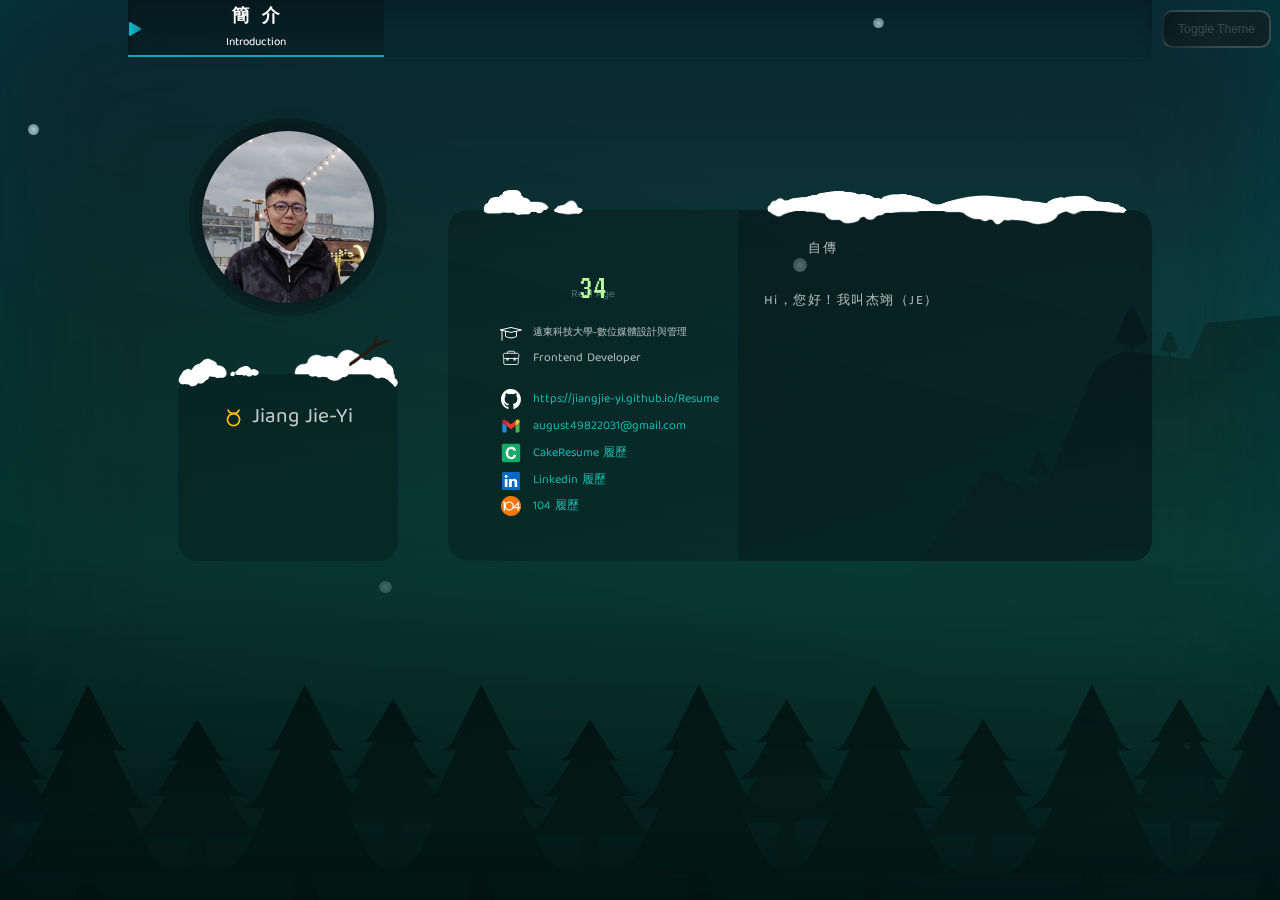
<file: index.html>
﻿<!DOCTYPE html>
<html lang="en">
  <head>
    <meta charset="UTF-8">
    <meta http-equiv="X-UA-Compatible" content="IE=edge">
    <meta name="viewport" content="width=device-width, initial-scale=1.0">
    <script src="https://ajax.googleapis.com/ajax/libs/jquery/3.7.1/jquery.min.js"></script>
    <link rel="stylesheet" href="./css/scss/Resume.css">
    <link rel="stylesheet" href="./css/scss/rwd.css">
    <title>Je - Resume</title>
  </head>
  <body>
    <button class="toggle_theme_btn lockObject" onclick="toggleTheme()" disabled>Toggle Theme</button>
    <div class="box">
      <div class="curriculum_vitae">
        <div class="directory">
          <svg id="triangleA" class="iconTriangle" version="1.1" xmlns="http://www.w3.org/2000/svg" xmlns:xlink="http://www.w3.org/1999/xlink" x="0px" y="0px" viewBox="0 0 16 16" style="enable-background:new 0 0 16 16;" xml:space="preserve">
            <linearGradient id="triangleAlinearGradient" gradientUnits="userSpaceOnUse" x1="1" y1="7.9861" x2="15" y2="7.9861">
              <stop offset="0" style="stop-color:#00E7FF"/>
              <stop offset="1" style="stop-color:#1DA8B7"/>
            </linearGradient>
            <path class="iconTrianglePath-1" d="M14.4,6.9L2.8,0.2C2.2-0.1,1.5,0.1,1.2,0.7C1.1,0.9,1,1.1,1,1.3v13.4c0,0.7,0.5,1.2,1.2,1.2 c0.2,0,0.4-0.1,0.6-0.2L14.4,9C15,8.7,15.2,8,14.8,7.4C14.7,7.2,14.6,7,14.4,6.9z"/>
          </svg>
          <button class="autobiography_button focusMenuButton">
            <div class="autobiography_ch_title_wrap">
              <p class="autobiography_ch_title">簡</p>
              <p class="autobiography_ch_title">介</p>
            </div>
            <p class="autobiography_en_title">Introduction</p>
          </button>
          <button class="expertise_button">
            <div class="expertise_ch_title_wrap">
              <p class="expertise_ch_title">技</p>
              <p class="expertise_ch_title">能</p>
            </div>
            <p class="expertise_en_title">Expertise Skill</p>
          </button>
          <button class="creation_button">
            <div class="creation_ch_title_wrap">
              <p class="creation_ch_title">作</p>
              <p class="creation_ch_title">品</p>
            </div>
            <p class="creation_en_title">Creation</p>
          </button>
          <button class="life_button">
            <div class="life_ch_title_wrap">
              <p class="life_ch_title">生</p>
              <p class="life_ch_title">活</p>
            </div>
            <p class="life_en_title">Life</p>
          </button>
        </div>
        <div class="page-1">
          <div class="avatar_wrap">
            <!-- <img class="avatar" src="https://imgur.com/smpRQ1O.jpg" alt=""> -->
            <img class="avatar" src="./image/personal_photo.png" alt="">
          </div>
          <div class="information_box">
            <div class="bg_snow_information">
              <img class="snow-1" src="./image/sonw1-82x38.png"/>
              <div class="snow-2_wrap">
                <img class="snow-2" src="./image/sonw2-104x38.png"/>
                <img class="branches-1" src="./image/branches1-42x32.png"/>
              </div>
            </div>
            <div class="name_wrap">
              <div class="id">
                <svg class="icon_taurus" version="1.1" xmlns="http://www.w3.org/2000/svg" xmlns:xlink="http://www.w3.org/1999/xlink" x="0px" y="0px" viewBox="0 0 24 24" style="enable-background:new 0 0 24 24;" xml:space="preserve">
                  <circle class="icon_taurus_circle-1" cx="12" cy="14.3" r="6.9"/>
                  <path class="icon_taurus_path-1" d="M18.5,2.8C17.6,5.5,15,7.4,12,7.4c-3,0-5.6-1.9-6.5-4.6"/>
                </svg>
                <p class="name_en">Jiang Jie-Yi</p>
              </div>
              <div class="insight" title="Specialty">
                <svg class="icon_insight" version="1.1" xmlns="http://www.w3.org/2000/svg" xmlns:xlink="http://www.w3.org/1999/xlink" x="0px" y="0px" viewBox="0 0 36 36" style="enable-background:new 0 0 36 36;" xml:space="preserve">
                    <path class="icon_insight_line_path-1" d="M22.1,22c0,2.2-1.8,4.1-4.1,4.1s-4.1-1.8-4.1-4.1s1.8-4.1,4.1-4.1S22.1,19.8,22.1,22z"/>
                    <path class="icon_insight_line_path-2" d="M5,22c0,0,4.9-8.9,13-8.9S31,22,31,22s-4.9,8.9-13,8.9S5,22,5,22z M18,27.7c3.1,0,5.7-2.5,5.7-5.7s-2.5-5.7-5.7-5.7
                      s-5.7,2.5-5.7,5.7S14.9,27.7,18,27.7z"/>
                  <g class="icon_insight_line_wrap">
                    <line class="icon_insight_line-1" x1="18" y1="6.4" x2="18" y2="9.3"/>
                    <line class="icon_insight_line-2" x1="7.2" y1="9.8" x2="8.9" y2="11.5"/>
                    <line class="icon_insight_line-3" x1="28.8" y1="9.8" x2="27.1" y2="11.5"/>
                  </g>
                </svg>
                <p class="txt_insight">Insight</p>
              </div>
            </div>
          </div>
          <div class="experience">
            <div class="company_wrap">
              <div class="company_row_line"></div>
              <div class="arrow ar-1"></div>
              <div class="company_colum_line cl-1"></div>
              <div class="arrow ar-2"></div>
              <div class="company_colum_line cl-2"></div>
              <div class="company-1">
                <div class="company_date-1_ct">
                  <p class="date">2019/09 - 至今</p>
                  <p class="accumulation">4年6個月 前端工程師</p>
                  <svg class="icon_pos_at_present com-1" version="1.1" xmlns="http://www.w3.org/2000/svg" xmlns:xlink="http://www.w3.org/1999/xlink" x="0px" y="0px" viewBox="0 0 24 24" style="enable-background:new 0 0 24 24;" xml:space="preserve">
                    <path class="icon_pos_at_present_path" d="M18.5,7.5c0,5.6-6.5,14.8-6.5,14.8S5.5,13.1,5.5,7.5c0-3.4,2.9-6.2,6.5-6.2S18.5,4.1,18.5,7.5z"/>
                    <circle class="icon_pos_at_present_circle" cx="12" cy="7.8" r="2.5"/>
                  </svg>
                  <div class="company_logo-1_wrap">
                    <a href="https://www.neithnet.com/zh/" target="_blank">
                      <div class="company_logo-1_triangle"></div>
                      <img class="company_logo-1" src="./image/company_neithnet.png" alt="">
                    </a>
                  </div>
                </div>
                <div class="project_course">
                  <p class="project_course_title">專案經歷</P>
                  <div class="project_course_ct">
                    <p>1、NEITHInsight <span>( 情資監控系統 )</span>－Web</p>
                    <p>2、So-net <span>( 憑證購買系統 )</span>－Web</p>
                    <p>3、SSL Certificate Reseller <span>( 憑證購買系統 )</span>－Web</p>
                    <p>4、艾捷科技 <span>( 憑證購買系統 )</span>－Web</p>
                    <p>5、NEITHAlert <span>( 雲端告警 後台管理系統 )</span>－Web</p>
                    <p>6、NEITHAlert <span>( 雲端告警系統 App )</span>－Android</p>
                    <p>7、NEITHNet Blog <span>( 官網部落格 )</span>－Web</p>
                    <p>8、NEITHDNS <span>( 網域名稱系統 )</span>－Web</p>
                    <p>9、Booster <span>( VPN App )</span>－Android</p>
                    <p>10、NEITHLink <span>( VPN App )</span>－Android</p>
                    <p>11、NEITHLink <span>( VPN 後台管理系統 )</span>－Web</p>
                  </div>
                </div>
              </div>
              <div class="company-2">
                <div class="company_date-2_ct">
                  <p class="date">2017/07 - 2019/09</p>
                  <p class="accumulation">2年3個月 前端工程師</p>
                  <svg class="icon_pos com-2" version="1.1" xmlns="http://www.w3.org/2000/svg" xmlns:xlink="http://www.w3.org/1999/xlink" x="0px" y="0px" viewBox="0 0 24 24" style="enable-background:new 0 0 24 24;" xml:space="preserve">
                    <path class="icon_pos_path" d="M18.5,7.5c0,5.6-6.5,14.8-6.5,14.8S5.5,13.1,5.5,7.5c0-3.4,2.9-6.2,6.5-6.2S18.5,4.1,18.5,7.5z"/>
                    <circle class="icon_pos_circle" cx="12" cy="7.8" r="2.5"/>
                  </svg>
                  <div class="company_logo-2_wrap">
                    <a href="https://cycareers.com.tw/" target="_blank">
                      <div class="company_logo-2_triangle"></div>
                      <img class="company_logo-2" src="./image/company_chungyo.png" alt="">
                    </a>
                  </div>
                </div>
                <div class="project_course">
                  <p class="project_course_title">專案經歷</P>
                  <div class="project_course_ct">
                    <p>1、PMIS <span>( 專案管理系統 )</span>－Web</p>
                    <p>2、Hackinfo <span>( 駭客平台 )</span>－Web</p>
                    <p>3、Reseller <span>( 憑證購買系統 )</span>－Web</p>
                  </div>
                </div>
              </div>
              <div class="company-3">
                <div class="company_date-3_ct">
                  <p class="date">2016/05 - 2017/06</p>
                  <p class="accumulation">1年2個月 2D美術</p>
                  <svg class="icon_pos com-3" version="1.1" xmlns="http://www.w3.org/2000/svg" xmlns:xlink="http://www.w3.org/1999/xlink" x="0px" y="0px" viewBox="0 0 24 24" style="enable-background:new 0 0 24 24;" xml:space="preserve">
                    <path class="icon_pos_path" d="M18.5,7.5c0,5.6-6.5,14.8-6.5,14.8S5.5,13.1,5.5,7.5c0-3.4,2.9-6.2,6.5-6.2S18.5,4.1,18.5,7.5z"/>
                    <circle class="icon_pos_circle" cx="12" cy="7.8" r="2.5"/>
                  </svg>
                  <div class="company_logo-3_wrap">
                    <a href="https://www.wanin.tw/" target="_blank">
                      <div class="company_logo-3_triangle"></div>
                      <div class="company_logo-3_img_wrap">
                        <img class="company_logo-3" src="./image/company_wanin.png">
                      </div>
                    </a>
                  </div>
                </div>
                <div class="project_course">
                  <p class="project_course_title">專案經歷</P>
                  <div class="project_course_ct">
                    <p>1、大亨富豪</P>
                    <p>－角色、場景、介面、Icon、Button、企劃</P>
                    <p>2、星城Online</P>
                    <p>－遊戲大廳美術介面</P>
                  </div>
                </div>
              </div>
            </div>
          </div>
          <div class="bg_snow_autobiography">
            <img class="snow-3" src="./image/sonw3-82x38.png">
            <img class="snow-4" src="./image/sonw4-360x36.png">
          </div>
          <div class="autobiography_text_wrap">
            <div class="information">
              <div class="information_ct">
                <p class="real_age_title" title="Real Age">Real Age</p>
                <p class="nominal_age_title" title="Nominal Age">Nominal Age</p>
                <div class="year_old">
                  <div class="year_old_33_34">
                    <p class="real_age real_age_font" title="Real Age">34</p>
                    <p class="nominal_age nominal_age_font" title="Nominal Age">33</p>
                  </div>
                </div>
                <!-- <div class="divider"></div> -->
                <svg class="icon_educational_qualifications" version="1.1" xmlns="http://www.w3.org/2000/svg" xmlns:xlink="http://www.w3.org/1999/xlink" x="0px" y="0px" viewBox="0 0 24 24" style="enable-background:new 0 0 24 24;" xml:space="preserve">
                  <path class="icon_educational_qualifications_path-1" d="M1.5,8.9L12,6.5l10.5,2.5L12,11.4L1.5,8.9z"/>
                  <path class="icon_educational_qualifications_path-2" d="M6.5,10.4v5c0,0,2.5,1.5,5.5,1.5s5.5-1.5,5.5-1.5v-5"/>
                  <path class="icon_educational_qualifications_path-3" d="M3,9.4v9.8"/>
                </svg>
                <P class="educational_qualifications_txt">遠東科技大學-數位媒體設計與管理</P>
                <svg class="icon_profession" version="1.1" xmlns="http://www.w3.org/2000/svg" xmlns:xlink="http://www.w3.org/1999/xlink" x="0px" y="0px" viewBox="0 0 24 24" style="enable-background:new 0 0 24 24;" xml:space="preserve">
                  <path class="icon_profession_path-1" d="M19.2,12.6H4.8c-1.1,0-2-0.9-2-2V8c0-0.9,0.7-1.7,1.7-1.7h15.2c0.9,0,1.7,0.7,1.7,1.7v2.6 C21.2,11.7,20.3,12.6,19.2,12.6z"/>
                  <path class="icon_profession_path-2" d="M20.7,12v6.3c0,0.8-0.7,1.5-1.6,1.5H4.9c-0.9,0-1.6-0.7-1.6-1.5V12"/>
                  <path class="icon_profession_path-3" d="M7.9,6.3V4.9c0-0.6,0.4-1,1-1h6.5c0.6,0,1,0.4,1,1v1.4"/>
                  <path class="icon_profession_path-4" d="M9.1,14.3v-1.9c0-0.4-0.3-0.7-0.8-0.7H7.4c-0.4,0-0.8,0.3-0.8,0.7v1.9C6.6,14.7,7,15,7.4,15h0.9 C8.7,15,9.1,14.7,9.1,14.3z"/>
                  <path class="icon_profession_path-5" d="M17.6,14.3v-1.9c0-0.4-0.3-0.7-0.8-0.7h-0.9c-0.4,0-0.8,0.3-0.8,0.7v1.9c0,0.4,0.3,0.7,0.8,0.7h0.9 C17.2,15,17.6,14.7,17.6,14.3z"/>
                </svg>
                <p class="profession_txt" title="Profession">Frontend Developer</p>
                <svg class="icon_github" version="1.1" xmlns="http://www.w3.org/2000/svg" xmlns:xlink="http://www.w3.org/1999/xlink" x="0px" y="0px" viewBox="0 0 24 24" style="enable-background:new 0 0 24 24;" xml:space="preserve">
                  <path class="icon_github_path-1" d="M12,0C5.4,0,0,5.5,0,12.3c0,5.4,3.4,10,8.2,11.7C8.8,24.1,9,23.7,9,23.4c0-0.3,0-1.1,0-2.1
                    c-3.3,0.7-4-1.7-4-1.7c-0.5-1.4-1.3-1.8-1.3-1.8c-1.1-0.8,0.1-0.8,0.1-0.8c1.2,0.1,1.8,1.3,1.8,1.3c1.1,1.9,2.8,1.3,3.5,1
                    c0.1-0.8,0.4-1.3,0.8-1.6c-2.7-0.3-5.5-1.4-5.5-6.1c0-1.3,0.5-2.4,1.2-3.3C5.4,8,5,6.8,5.7,5.1c0,0,1-0.3,3.3,1.3c1-0.3,2-0.4,3-0.4
                    c1,0,2,0.1,3,0.4c2.3-1.6,3.3-1.3,3.3-1.3c0.7,1.7,0.2,2.9,0.1,3.3c0.8,0.9,1.2,2,1.2,3.3c0,4.7-2.8,5.8-5.5,6.1
                    c0.4,0.4,0.8,1.1,0.8,2.3c0,1.6,0,3,0,3.4c0,0.3,0.2,0.7,0.8,0.6c4.8-1.6,8.2-6.2,8.2-11.7C24,5.5,18.6,0,12,0z"/>
                </svg>
                <a class="mail_txt" title="Mail" href="mailto:august49822031@gmail.com?subject = Feedback&body = Message">august49822031@gmail.com</a>
                <svg class="icon_cakeresume" version="1.1" xmlns="http://www.w3.org/2000/svg" xmlns:xlink="http://www.w3.org/1999/xlink" x="0px" y="0px" viewBox="0 0 24 24" style="enable-background:new 0 0 24 24;" xml:space="preserve">
                  <path class="icon_cakeresume_path-1" d="M20,22H4c-1.1,0-2-0.9-2-2V4c0-1.1,0.9-2,2-2h16c1.1,0,2,0.9,2,2v16C22,21.1,21.1,22,20,22z"/>
                  <path class="icon_cakeresume_path-2" d="M15.2,13.7l2.6,0.8c-0.4,1.4-1.1,2.5-2,3.2c-0.9,0.7-2.1,1-3.5,1c-1.8,0-3.2-0.6-4.3-1.8
                    c-1.1-1.2-1.7-2.8-1.7-4.8c0-2.2,0.6-3.8,1.7-5s2.6-1.8,4.5-1.8c1.6,0,2.9,0.5,3.9,1.4C17,7.2,17.4,8,17.7,9.1l-2.6,0.6
                    c-0.2-0.7-0.5-1.2-1-1.6c-0.5-0.4-1.1-0.6-1.8-0.6c-1,0-1.8,0.3-2.4,1C9.3,9.3,9,10.4,9,11.9c0,1.6,0.3,2.8,0.9,3.5
                    c0.6,0.7,1.4,1,2.3,1c0.7,0,1.3-0.2,1.8-0.7S14.9,14.7,15.2,13.7z"/>
                </svg>
                <a class="github_txt" title="GitHub" href="https://jiangjie-yi.github.io/Resume" target="_blank">https://jiangjie-yi.github.io/Resume</a>
                <svg class="icon_mail" version="1.1" xmlns="http://www.w3.org/2000/svg" xmlns:xlink="http://www.w3.org/1999/xlink" x="0px" y="0px" viewBox="0 0 24 24" style="enable-background:new 0 0 24 24;" xml:space="preserve">
                  <path class="icon_mail_path-1" d="M23.5,7.7l-2.7,1.5L18,11.8v8.9h3.8c0.9,0,1.6-0.7,1.6-1.6V7.7z"/>
                  <path class="icon_mail_path-2" d="M0.5,7.7l2,0.9L6,11.8v8.9H2.1c-0.9,0-1.6-0.7-1.6-1.6V7.7z"/>
                  <polygon class="icon_mail_polygon-1" points="18,5 12,9.5 6,5 5.4,8.2 6,11.8 12,16.4 18,11.8 18.6,8.2"/>
                  <path class="icon_mail_path-3" d="M0.5,5.6v2.1L6,11.8V5L4.3,3.7C3.9,3.4,3.4,3.2,2.8,3.2l0,0C1.5,3.2,0.5,4.3,0.5,5.6z"/>
                  <path class="icon_mail_path-4" d="M23.5,5.6v2.1L18,11.8V5l1.7-1.3c0.4-0.3,0.9-0.5,1.4-0.5l0,0C22.5,3.2,23.5,4.3,23.5,5.6z"/>
                </svg>
                <a class="cakeresume_txt" title="Cakeresume" href="https://www.cakeresume.com/s--IhD7_0bk10LB30KHBq2LpA--/jie-yi-jiang" target="_blank">CakeResume 履歷</a>
                <svg class="icon_linkedin" version="1.1" xmlns="http://www.w3.org/2000/svg" xmlns:xlink="http://www.w3.org/1999/xlink" x="0px" y="0px" viewBox="0 0 24 24" style="enable-background:new 0 0 24 24;" xml:space="preserve">
                  <rect class="icon_linkedin_path-1" x="2.5" y="2.7" width="19" height="19"/>
                  <path class="icon_linkedin_path-2" d="M22.3,0H1.8C0.8,0,0,0.8,0,1.7v20.6C0,23.2,0.8,24,1.8,24h20.4c1,0,1.8-0.8,1.8-1.7V1.7C24,0.8,23.2,0,22.3,0z
                    M7.3,20.1H3.7V9.3h3.6V20.1z M5.5,7.8L5.5,7.8c-1.2,0-2-0.8-2-1.9S4.3,4,5.5,4s2,0.8,2,1.9C7.5,6.9,6.8,7.8,5.5,7.8z M20.4,20.1
                    L20.4,20.1h-3.6v-5.8c0-1.5-0.5-2.5-1.8-2.5c-1,0-1.6,0.7-1.8,1.3c-0.1,0.2-0.1,0.6-0.1,0.9v6.1H9.3c0,0,0-9.8,0-10.8H13v1.5
                    C13.5,10,14.3,9,16.2,9c2.4,0,4.1,1.5,4.1,4.9v6.2H20.4z"/>
                </svg>
                <a class="linkedin_txt" title="Linkedin" href="https://www.linkedin.com/in/jie-yi-jiang-9469aa148/" target="_blank">Linkedin 履歷</a>
                <svg class="icon_labor_bank" version="1.1" xmlns="http://www.w3.org/2000/svg" xmlns:xlink="http://www.w3.org/1999/xlink" x="0px" y="0px" viewBox="0 0 24 24" style="enable-background:new 0 0 24 24;" xml:space="preserve">
                  <path class="icon_labor_bank_path-1" d="M12,24L12,24C5.4,24,0,18.6,0,12v0C0,5.4,5.4,0,12,0h0c6.6,0,12,5.4,12,12v0C24,18.6,18.6,24,12,24z"/>
                  <path class="icon_labor_bank_path-2" d="M21.4,13.3V6.6l-6.1,6.3c0-0.3,0.1-0.6,0.1-0.8c0-0.7-0.1-1.4-0.4-2.1c-0.3-0.7-0.7-1.3-1.2-1.8
                    c-0.5-0.5-1.1-0.9-1.8-1.2c-0.7-0.3-1.4-0.4-2.1-0.4S8.5,6.7,7.8,6.9S6.5,7.6,6,8.1C5.5,8.6,5.1,9.2,4.9,9.8V6.6H3.3L1.8,7.3v0.9
                    h1.5l0,9.3h1.6v-3.3c0.3,0.6,0.7,1.2,1.1,1.7c0.5,0.5,1.1,0.9,1.8,1.2c0.7,0.3,1.4,0.4,2.1,0.4s1.4-0.1,2.1-0.4
                    c0.7-0.3,1.3-0.7,1.8-1.2c0.4-0.4,0.7-0.8,0.9-1.3h5.2v2.9h1.5v-2.9h1.7v-1.3H21.4z M9.9,16.1c-1.1,0-2.1-0.4-2.9-1.2
                    c-0.8-0.8-1.2-1.8-1.2-2.9c0-1.1,0.4-2.1,1.2-2.9c0.8-0.8,1.8-1.2,2.9-1.2s2.1,0.4,2.9,1.2C13.6,9.9,14,10.9,14,12
                    c0,1.1-0.4,2.1-1.2,2.9C12,15.7,11,16.1,9.9,16.1z M19.9,13.3h-3.3l3.3-3.4V13.3z"/>
                </svg>
                <a class="labor_bank_txt" title="104" href="https://pda.104.com.tw/profile/preview?vno=75e7fb5ap" target="_blank">104 履歷</a>
              </div>
            </div>
            <div class="autobiography">
              <div class="autobiography_text_title">
                <svg class="icon_dialogue" version="1.1" xmlns="http://www.w3.org/2000/svg" xmlns:xlink="http://www.w3.org/1999/xlink" x="0px" y="0px" viewBox="0 0 48 48" style="enable-background:new 0 0 48 48;" xml:space="preserve">
                  <path class="icon_dialogue_path-1" d="M11.8,22.2h9c3,0,5.4,2.4,5.4,5.4v2.2c0,3-2.4,5.4-5.4,5.4h-5.3l-3.6,3.6c-0.7,0.7-1.3,0.4-1.3-0.5v-3.2 c-2.4-0.5-4.2-2.7-4.2-5.3v-2.2C6.4,24.6,8.8,22.2,11.8,22.2z"/>
                  <g class="icon_dialogue_path_wrap">
                    <path class="icon_dialogue_path-2" d="M33.5,8.8H21.9c-4.5,0-8.1,3.6-8.1,8.1v3.4c0,4.5,3.6,8.1,8.1,8.1h6l5.4,5.4c1,1,1.9,0.7,1.9-0.8v-4.8 c3.6-0.8,6.4-4,6.4-7.9v-3.4C41.6,12.4,37.9,8.8,33.5,8.8z"/>
                    <path class="icon_dialogue_path-3" d="M18.2,18.7c0,1.1,0.9,2,2,2c1.1,0,2-0.9,2-2c0-1.1-0.9-2-2-2C19.1,16.7,18.2,17.6,18.2,18.7z"/>
                    <path class="icon_dialogue_path-3" d="M25.3,18.7c0,1.1,0.9,2,2,2c1.1,0,2-0.9,2-2c0-1.1-0.9-2-2-2C26.2,16.7,25.3,17.6,25.3,18.7z"/>
                    <path class="icon_dialogue_path-3" d="M32.4,18.7c0,1.1,0.9,2,2,2c1.1,0,2-0.9,2-2c0-1.1-0.9-2-2-2C33.3,16.7,32.4,17.6,32.4,18.7z"/>
                  </g>
                </svg>
                <p class="autobiography_title">自傳</p>
              </div>
              <p class="autobiography_text-1 autoText">Hi，您好！我叫杰翊<span class="symbol">（</span>JE<span class="symbol">）</span></p>
              <p class="autobiography_text-2 autoText">現職資安公司擔任前端工程師，主要執行產品前端開發，執行部門內部美術各種出圖及 Web／Android 前端Layout，也擅長前端動畫生成，對3D略懂。在台中工作經驗積累8年9個月，系統開發前端6年8個月、遊戲製作2D美術1年2個月、機台包裝平面設計11個月；工作性格較沉穩內斂，想法上較新穎且願意配合上司想法，對學習懷抱熱誠，喜好嘗試新事物，做事範疇較有彈性、涵蓋廣泛，想挑戰做出較有市場價值及前瞻性的產品。</p>
            </div>
          </div>
        </div>
        <div class="page-2">
          <div class="circle_bg"></div>
          <div class="line_stroke_center"></div>
          <div class="line_stroke_left_A">
            <div class="line_stroke_left_A-1"></div>
            <div class="line_stroke_left_A-2"></div>
          </div>
          <div class="line_stroke_left_B">
            <div class="line_stroke_left_B-1"></div>
            <div class="line_stroke_left_B-2"></div>
          </div>
          <div class="line_stroke_right_A">
            <div class="line_stroke_right_A-1"></div>
            <div class="line_stroke_right_A-2"></div>
          </div>
          <div class="line_stroke_right_B">
            <div class="line_stroke_right_B-1"></div>
            <div class="line_stroke_right_B-2"></div>
          </div>
          <div class="front-end_wrap">
            <div class="expertiseCtCodeTitleWrap">
              <svg class="icon_codeing" version="1.1" xmlns="http://www.w3.org/2000/svg" xmlns:xlink="http://www.w3.org/1999/xlink" x="0px" y="0px" viewBox="0 0 24 24" style="enable-background:new 0 0 24 24;" xml:space="preserve">
                <path d="M8,16L8,16c0.3-0.4,0.3-1.1-0.2-1.4L4.6,12l3.2-2.6C8.3,9.1,8.3,8.4,8,8l0,0C7.7,7.6,7,7.5,6.6,7.8l-4.2,3.4
                         c-0.4,0.3-0.5,1-0.2,1.4c0,0.1,0.1,0.1,0.2,0.2l4.2,3.4C7,16.5,7.7,16.4,8,16z M16,8L16,8c-0.3,0.4-0.3,1.1,0.2,1.4l3.2,2.6
                         l-3.2,2.6c-0.4,0.3-0.5,1-0.2,1.4v0c0.3,0.4,1,0.5,1.4,0.2l4.2-3.4c0.4-0.3,0.5-1,0.2-1.4c0-0.1-0.1-0.1-0.2-0.2l-4.2-3.4
                         C17,7.5,16.3,7.6,16,8z M14.8,4.2l-3.6,16c-0.1,0.5-0.7,0.9-1.2,0.8l0,0c-0.5-0.1-0.9-0.7-0.8-1.2l3.6-16C12.9,3.2,13.5,2.9,14,3
                         l0,0C14.5,3.1,14.9,3.7,14.8,4.2z"/>
              </svg>
              <p class="expertiseCtCodeTitle">Front-End Engineering</p>
            </div>
            <div class="front-end_graph_di graphWrap">
              <div class="circleFrameWrap">
                <div class="circleFrame" title="HTML">
                  <div class="iconMask"></div>
                  <div class="icon_html_wrap ciAni">
                    <svg class="icon_html" version="1.1" xmlns="http://www.w3.org/2000/svg" xmlns:xlink="http://www.w3.org/1999/xlink" x="0px" y="0px" viewBox="0 0 40 40" style="enable-background:new 0 0 40 40;" xml:space="preserve">
                      <g>
                        <polygon class="icon_html_polygon" points="16.6,5.6 18.4,5.6 18.4,2 20,2 20,0.3 15.1,0.3 15.1,2 16.6,2"/>
                        <polygon class="icon_html_polygon" points="22.5,3 23.7,4.9 23.8,4.9 25,3 25,5.6 26.8,5.6 26.8,0.3 24.9,0.3 23.8,2.1 22.6,0.3 20.8,0.3 20.8,5.6 22.5,5.6"/>
                        <polygon class="icon_html_polygon" points="31.9,5.6 31.9,3.8 29.4,3.8 29.4,0.3 27.6,0.3 27.6,5.6"/>
                        <path class="icon_html_path" d="M6.5,7.9l2.5,28.6l11.4,3.2L32,36.5l2.5-28.6H6.5z M29.5,17.2h-8.9h-5.2l0.3,3.8h4.9h8.6l-1,11.3l-7.6,2.1l0,0L13,32.3 l-0.5-5.9h3.7l0.3,3.1l4.1,1.1h0l4.1-1.1l0.4-4.8h-4.5h-8.2l-1-11.2h9.2h9.2L29.5,17.2z"/>
                        <polygon class="icon_html_polygon" points="10.9,3.8 12.5,3.8 12.5,5.6 14.3,5.6 14.3,0.3 12.5,0.3 12.5,2 10.9,2 10.9,0.3 9.1,0.3 9.1,5.6 10.9,5.6"/>
                      </g>
                    </svg>
                  </div>
                  <div class="icon_html_box"></div>
                </div>
                <p>HTML</p>
              </div>
              <div class="circleFrameWrap">
                <div class="circleFrame" title="CSS">
                  <div class="iconMask"></div>
                  <svg class="icon_css ciAni" version="1.1" xmlns="http://www.w3.org/2000/svg" xmlns:xlink="http://www.w3.org/1999/xlink" x="0px" y="0px" viewBox="0 0 40 40" style="enable-background:new 0 0 40 40;" xml:space="preserve">
                    <path d="M35,6.4l-4.5,22.6l-13.6,4.5L5,29.1L6.2,23h5l-0.5,2.5l7.2,2.7l8.3-2.7l1.1-5.8H6.8l1-5h20.5l0.6-3.2H8.5l1-5 C9.5,6.4,35,6.4,35,6.4z"/>
                  </svg>
                  <div class="icon_css_box"></div>
                </div>
                <p>CSS</p>
              </div>
              <div class="circleFrameWrap">
                <div class="circleFrame" title="JQuery">
                  <div class="iconMask"></div>
                  <svg class="icon_jquery ciAni" version="1.1" xmlns="http://www.w3.org/2000/svg" xmlns:xlink="http://www.w3.org/1999/xlink" x="0px" y="0px" viewBox="0 0 40 40" style="enable-background:new 0 0 40 40;" xml:space="preserve">
                    <path d="M7.8,12.8c-2.5,3.6-2.2,8.2-0.3,12c0,0.1,0.1,0.2,0.1,0.3c0,0.1,0.1,0.1,0.1,0.2c0,0,0,0.1,0.1,0.1c0,0.1,0.1,0.1,0.1,0.2
                            l0.2,0.3c0,0.1,0.1,0.1,0.1,0.2c0.1,0.1,0.1,0.2,0.2,0.3c0,0,0.1,0.1,0.1,0.1c0.1,0.2,0.2,0.4,0.4,0.5c0.1,0.1,0.2,0.2,0.3,0.4
                            c0,0,0.1,0.1,0.1,0.1l0.3,0.3c0,0,0.1,0.1,0.1,0.1c0.1,0.1,0.2,0.3,0.4,0.4c0,0,0,0,0,0c0.1,0.2,0.3,0.4,0.5,0.5
                            c0.1,0.1,0.2,0.2,0.3,0.3l0.1,0.1c0.1,0.1,0.3,0.2,0.4,0.4c0,0,0,0,0,0l0.1,0.1c0.1,0.1,0.2,0.2,0.4,0.3l0.1,0.1
                            c0.1,0.1,0.2,0.2,0.3,0.2l0.2,0.1c0.1,0.1,0.2,0.2,0.3,0.2c0,0,0.1,0.1,0.1,0.1l0,0l0.3,0.2l0.1,0.1c0.2,0.1,0.3,0.2,0.5,0.3
                            c0,0,0.1,0.1,0.1,0.1c0.1,0.1,0.3,0.1,0.4,0.2c0.1,0,0.1,0.1,0.2,0.1c0.1,0,0.2,0.1,0.3,0.1c0,0,0,0,0.1,0c0,0,0.1,0,0.1,0.1
                            c0.1,0.1,0.3,0.1,0.4,0.2c0,0,0.1,0,0.1,0c0.2,0.1,0.3,0.1,0.5,0.2c0,0,0.1,0,0.1,0c0.2,0.1,0.3,0.1,0.5,0.2l0.1,0
                            c0.2,0.1,0.4,0.1,0.5,0.2c0,0,0.1,0,0.1,0c0.2,0.1,0.4,0.1,0.6,0.2c12,2.2,15.5-7.2,15.5-7.2c-2.9,3.8-8.1,4.8-13,3.7
                            c-0.2,0-0.4-0.1-0.5-0.2c-0.2-0.1-0.4-0.1-0.7-0.2l-0.1,0c-0.2-0.1-0.3-0.1-0.5-0.2c0,0-0.1,0-0.1,0c-0.2-0.1-0.3-0.1-0.5-0.2
                            c0,0-0.1,0-0.1,0c-0.1-0.1-0.3-0.1-0.4-0.2c0,0-0.1,0-0.1-0.1c-0.1-0.1-0.2-0.1-0.3-0.2c-0.1,0-0.1-0.1-0.2-0.1
                            c-0.1-0.1-0.3-0.1-0.4-0.2c0,0-0.1-0.1-0.1-0.1c-0.2-0.1-0.3-0.2-0.5-0.3c0,0-0.1-0.1-0.1-0.1c-0.1-0.1-0.2-0.2-0.4-0.2
                            c0,0-0.1-0.1-0.1-0.1c-0.1-0.1-0.2-0.2-0.3-0.2c0,0-0.1-0.1-0.2-0.1c-0.1-0.1-0.2-0.2-0.3-0.2l-0.1-0.1c-0.1-0.1-0.3-0.2-0.4-0.3
                            c0,0,0,0,0,0l-0.4-0.4l-0.1-0.1c-0.1-0.1-0.2-0.2-0.3-0.3l-0.1-0.1c-0.1-0.1-0.2-0.2-0.4-0.4l0,0c-0.1-0.1-0.2-0.3-0.4-0.4
                            c0,0-0.1-0.1-0.1-0.1L11.6,24c-0.1-0.2-0.3-0.3-0.4-0.5c-2.7-3.7-3.7-8.9-1.5-13.1 M15.5,9.8c-1.8,2.6-1.7,6-0.3,8.8
                            c0.2,0.5,0.5,0.9,0.8,1.3c0.3,0.4,0.6,0.8,0.9,1.2c0.1,0.1,0.3,0.3,0.4,0.4l0.1,0.1c0.1,0.1,0.3,0.3,0.4,0.4l0,0
                            c0.2,0.1,0.3,0.3,0.5,0.4c0,0,0.1,0.1,0.1,0.1c0.2,0.1,0.3,0.2,0.5,0.4l0,0c0.1,0.1,0.1,0.1,0.2,0.2c0,0,0.1,0,0.1,0.1
                            c0.1,0.1,0.2,0.2,0.4,0.2c0,0,0,0,0.1,0c0.1,0.1,0.2,0.1,0.3,0.2c0,0,0.1,0,0.1,0.1c0.1,0,0.2,0.1,0.2,0.1l0,0
                            c0.2,0.1,0.3,0.1,0.5,0.2c0,0,0.1,0,0.1,0c0.1,0.1,0.3,0.1,0.4,0.2c0.1,0,0.1,0,0.2,0.1c0.1,0,0.2,0.1,0.4,0.1l0.2,0.1
                            c0.2,0.1,0.3,0.1,0.5,0.2c9.3,1.5,11.4-5.6,11.4-5.6c-1.9,2.8-5.7,4.1-9.6,3.1c-0.2,0-0.4-0.1-0.5-0.2c-0.1,0-0.1,0-0.2,0
                            c-0.1,0-0.2-0.1-0.4-0.1l-0.2-0.1c-0.1-0.1-0.3-0.1-0.4-0.2c0,0-0.1,0-0.1,0c-0.2-0.1-0.3-0.1-0.5-0.2l-0.2-0.1L21.8,21
                            c-0.1-0.1-0.2-0.1-0.3-0.2c0,0,0,0-0.1,0c-0.1-0.1-0.3-0.2-0.4-0.2c0,0-0.1,0-0.1-0.1l-0.2-0.2c-0.2-0.1-0.3-0.2-0.5-0.4
                            c0,0-0.1-0.1-0.1-0.1c-1.7-1.4-3.1-3.3-3.8-5.4c-0.7-2.2-0.5-4.7,0.7-6.7 M21.9,7.6c-1.1,1.6-1.2,3.5-0.4,5.2
                            c0.8,1.8,2.4,3.3,4.2,3.9c0.1,0,0.1,0.1,0.2,0.1l0.1,0c0.1,0,0.2,0.1,0.3,0.1c5.1,1,6.5-2.6,6.9-3.2C32,15.5,30,16,27.5,15.3
                            c-0.2-0.1-0.4-0.1-0.6-0.2c-0.2-0.1-0.5-0.2-0.7-0.3c-0.4-0.2-0.9-0.5-1.3-0.8c-2.2-1.7-3.6-4.9-2.2-7.6"/>
                  </svg>
                  <div class="icon_jquery_box"></div>
                </div>
                <p>jQuery</p>
              </div>
              <div class="circleFrameWrap">
                <div class="circleFrame" title="Figma">
                  <div class="iconMask"></div>
                  <svg class="icon_figma ciAni" style="enable-background:new 0 0 3000 3000;" version="1.1" viewBox="0 0 3000 3000" xml:space="preserve" xmlns="http://www.w3.org/2000/svg" xmlns:xlink="http://www.w3.org/1999/xlink">
                    <path class="icon_figma_path-1" d="M1083.333374,2750c230,0,416.666626-186.666748,416.666626-416.666748v-416.666626h-416.666626 c-230.000061,0-416.666687,186.666626-416.666687,416.666626S853.333313,2750,1083.333374,2750z"/>
                    <path class="icon_figma_path-2" d="M666.666687,1500c0-230,186.666626-416.666748,416.666687-416.666748H1500v833.333374 h-416.666626C853.333313,1916.666626,666.666687,1730,666.666687,1500z"/>
                    <path class="icon_figma_path-3" d="M666.666687,666.666626C666.666687,436.666656,853.333313,250,1083.333374,250H1500 v833.333252h-416.666626C853.333313,1083.333252,666.666687,896.666626,666.666687,666.666626z" id="path1_fill_1_"/>
                    <path class="icon_figma_path-4" d="M1500,250h416.666626c230.000122,0,416.666626,186.666656,416.666626,416.666626 s-186.666504,416.666626-416.666626,416.666626H1500V250z"/>
                    <path class="icon_figma_path-5" d="M2333.333252,1500c0,230-186.666504,416.666626-416.666626,416.666626S1500,1730,1500,1500 s186.666626-416.666748,416.666626-416.666748S2333.333252,1270,2333.333252,1500z"/>
                  </svg>
                  <div class="icon_figma_box"></div>
                </div>
                <p>Figma</p>
              </div>
            </div>
          </div>
          <div class="android_wrap">
            <div class="expertiseCtCodeTitleWrap">
              <svg class="icon_phone" version="1.1" xmlns="http://www.w3.org/2000/svg" xmlns:xlink="http://www.w3.org/1999/xlink" x="0px" y="0px" viewBox="0 0 24 24" style="enable-background:new 0 0 24 24;" xml:space="preserve">
                <path d="M16.1,1.3H7.9c-1.7,0-3.1,1.4-3.1,3.1v15.3c0,1.7,1.4,3.1,3.1,3.1h8.1c1.7,0,3.1-1.4,3.1-3.1V4.4 C19.1,2.7,17.8,1.3,16.1,1.3z M13,20.7h-2c-0.3,0-0.5-0.2-0.5-0.5v0c0-0.3,0.2-0.5,0.5-0.5h2c0.3,0,0.5,0.2,0.5,0.5v0 C13.5,20.4,13.3,20.7,13,20.7z M16.8,17.6H7.2c-0.3,0-0.5-0.2-0.5-0.5V4.9c0-0.3,0.2-0.5,0.5-0.5h9.7c0.3,0,0.5,0.2,0.5,0.5v12.2 C17.3,17.4,17.1,17.6,16.8,17.6z"/>
              </svg>
              <p class="expertiseCtCodeTitle">Android Develop</p>
            </div>
            <div class="android_graph_di graphWrap">
              <div class="circleFrameWrap">
                <div class="circleFrame" title="Android Studio">
                  <div class="iconMask"></div>
                  <svg class="icon_android ciAni" enable-background="new 0 0 128 128" version="1.1" viewBox="0 0 128 128" xml:space="preserve" xmlns="http://www.w3.org/2000/svg" xmlns:xlink="http://www.w3.org/1999/xlink">
                    <path clip-rule="evenodd" d="M112.368,40.466c-4.222,0-7.64,3.326-7.64,7.428 v31.797c0,4.102,3.418,7.428,7.64,7.428c4.214,0,7.632-3.326,7.632-7.428V47.894C120,43.793,116.582,40.466,112.368,40.466z M15.64,40.466c-4.222,0-7.64,3.326-7.64,7.428v31.797c0,4.102,3.418,7.428,7.64,7.428c4.214,0,7.632-3.326,7.632-7.428V47.894 C23.272,43.793,19.854,40.466,15.64,40.466z M28.917,40.466h-0.549v54.503c0,4.327,3.611,7.85,8.065,7.85h5.815 c-0.201,0.655-0.309,1.34-0.309,2.062v15.692c0,4.102,3.426,7.428,7.64,7.428c4.214,0,7.64-3.326,7.64-7.428V104.88 c0-0.722-0.116-1.407-0.309-2.062h14.182c-0.193,0.655-0.302,1.34-0.302,2.062v15.692c0,4.102,3.418,7.428,7.632,7.428 c4.222,0,7.648-3.326,7.648-7.428V104.88c0-0.722-0.116-1.407-0.317-2.062h5.823c4.454,0,8.057-3.522,8.057-7.85V40.466H28.917z M81.53,10.716l1.423-2.092l1.423-2.062l3.17-4.636c0.394-0.572,0.232-1.34-0.356-1.716c-0.58-0.384-1.376-0.226-1.755,0.346 l-4.841,7.052L79.141,9.73C74.54,7.992,69.413,7.021,64,7.021c-5.405,0-10.54,0.971-15.141,2.709l-1.446-2.122l-1.431-2.085 l-3.402-4.967c-0.394-0.572-1.183-0.722-1.771-0.346c-0.58,0.376-0.742,1.144-0.356,1.716l3.17,4.636l1.423,2.062l1.431,2.092 c-10.803,4.899-18.11,14.179-18.11,24.798h71.264C99.632,24.895,92.325,15.616,81.53,10.716z M48.728,25.602 c-2.111,0-3.82-1.663-3.82-3.718c0-2.055,1.709-3.71,3.82-3.71s3.82,1.656,3.82,3.71C52.548,23.939,50.839,25.602,48.728,25.602z M79.272,25.602c-2.111,0-3.82-1.663-3.82-3.718c0-2.055,1.709-3.71,3.82-3.71c2.111,0,3.82,1.656,3.82,3.71 C83.092,23.939,81.383,25.602,79.272,25.602z" fill-rule="evenodd"/>
                  </svg>
                  <div class="icon_android_box"></div>
                </div>
                <p>Android Studio</p>
              </div>
              <div class="circleFrameWrap">
                <div class="circleFrame" title="Jetpack Compose">
                  <div class="iconMask"></div>
                  <svg class="icon_jetpack_compose ciAni" version="1.1" xmlns="http://www.w3.org/2000/svg" xmlns:xlink="http://www.w3.org/1999/xlink" x="0px" y="0px" viewBox="0 0 40 40" style="enable-background:new 0 0 40 40;" xml:space="preserve">
                    <path class="icon_jc_obj-1" d="M19.9,38.6c0.5,0,1-0.1,1.4-0.3l13.8-8c0.8-0.5,1.3-1.3,1.3-2.2V12c0-0.4-0.1-0.8-0.3-1.1L19.9,20L19.9,38.6z"/>
                    <path class="icon_jc_obj-2" d="M3.6,12v16c0,0.9,0.5,1.8,1.3,2.2l13.8,8c0.4,0.2,0.8,0.3,1.2,0.3l0-18.6l-16.1-9C3.7,11.3,3.6,11.6,3.6,12z"/>
                    <path class="icon_jc_obj-3" d="M19.9,20l16.3-9.1c-0.2-0.5-0.6-0.9-1-1.1l-13.8-8c-0.8-0.5-1.8-0.5-2.6,0l-13.8,8C4.4,10,4,10.5,3.8,11 L19.9,20z"/>
                    <path class="icon_jc_obj-4" d="M30.4,25V15c0-0.6-0.3-1.2-0.8-1.5l-8.7-5c-0.5-0.3-1.2-0.3-1.7,0l-8.7,5c-0.5,0.3-0.8,0.9-0.8,1.5v10 c0,0.6,0.3,1.2,0.8,1.5l8.7,5c0.5,0.3,1.2,0.3,1.7,0l8.7-5C30.1,26.2,30.4,25.6,30.4,25z"/>
                    <path class="icon_jc_obj-5" d="M26.9,23v-6c0-0.6-0.3-1.2-0.8-1.5l-5.2-3c-0.5-0.3-1.2-0.3-1.7,0l-5.2,3c-0.5,0.3-0.8,0.9-0.8,1.5v6 c0,0.6,0.3,1.2,0.8,1.5l5.2,3c0.5,0.3,1.2,0.3,1.7,0l5.2-3C26.6,24.2,26.9,23.6,26.9,23z"/>
                  </svg>
                  <div class="icon_jetpack_compose_box"></div>
                </div>
                <p>Jetpack Compose</p>
              </div>
              <div class="circleFrameWrap">
                <div class="circleFrame" title="Kotlin">
                  <div class="iconMask"></div>
                  <svg class="icon_kotlin ciAni" version="1.1" xmlns="http://www.w3.org/2000/svg" xmlns:xlink="http://www.w3.org/1999/xlink" x="0px" y="0px" viewBox="0 0 42 42" style="enable-background:new 0 0 42 42;" xml:space="preserve">
                    <style type="text/css">
                      .icon_kotlin_polygon-1{fill:url(#SVGID_1);}
                      .icon_kotlin_polygon-2{fill:url(#SVGID_2);}
                      .icon_kotlin_polygon-3{fill:url(#SVGID_3);}
                    </style>
                    <linearGradient id="SVGID_1" gradientUnits="userSpaceOnUse" x1="19.9845" y1="22.0389" x2="19.9845" y2="7.1563" gradientTransform="matrix(0.7071 0.7071 -0.7071 0.7071 17.8922 9.8044)">
                      <stop offset="0" style="stop-color:#0099DB"/>
                      <stop offset="1" style="stop-color:#7E70CF"/>
                    </linearGradient>
                    <polygon style="fill:url(#SVGID_1);" points="35,35 21,21 7,34.9 "/>
                    <linearGradient id="SVGID_2" gradientUnits="userSpaceOnUse" x1="7.2618" y1="27.5595" x2="27.0318" y2="7.7896">
                      <stop offset="0" style="stop-color:#C957B3"/>
                      <stop offset="1" style="stop-color:#F38814"/>
                    </linearGradient>
                    <polygon style="fill:url(#SVGID_2);" points="20.6,7 35,7 7,34.9 7,21 "/>
                    <linearGradient id="SVGID_3" gradientUnits="userSpaceOnUse" x1="5.391" y1="15.5885" x2="15.1496" y2="5.8299">
                      <stop offset="0" style="stop-color:#0099DB"/>
                      <stop offset="1" style="stop-color:#7E70CF"/>
                    </linearGradient>
                    <polygon style="fill:url(#SVGID_3);" points="20.6,7 7,7 7,21 "/>
                  </svg>
                  <div class="icon_kotlin_box"></div>
                </div>
                <p>Kotlin</p>
              </div>
            </div>
          </div>
          <div class="image_wrap">
            <div class="expertiseCtCodeTitleWrap">
<!--               <svg class="icon_image" version="1.1" xmlns="http://www.w3.org/2000/svg" xmlns:xlink="http://www.w3.org/1999/xlink" x="0px" y="0px" viewBox="0 0 24 24" style="enable-background:new 0 0 24 24;" xml:space="preserve">
                <path d="M3,16c0,2.8,2.2,5,5,5h8c2.7,0,4.9-2.2,5-4.9c0,0,0,0,0-0.1v-0.1V8c0-2.8-2.2-5-5-5H8C5.2,3,3,5.2,3,8V16z M16,19H8
                         c-1.7,0-3-1.3-3-3v-0.4L9.5,13c0.9-0.5,2.1-0.5,3,0l6.4,3.6C18.7,17.9,17.5,19,16,19z M8,5h8c1.7,0,3,1.3,3,3v6.3l-5.5-3.1
                         c-1.5-0.9-3.4-0.8-5,0l-3.5,2V8C5,6.3,6.3,5,8,5z"/>
                <circle cx="15.5" cy="8.5" r="1.5"/>
              </svg> -->
              <svg class="icon_adobe" version="1.1" xmlns="http://www.w3.org/2000/svg" xmlns:xlink="http://www.w3.org/1999/xlink" x="0px" y="0px" viewBox="0 0 24 24" style="enable-background:new 0 0 24 24;" xml:space="preserve">
              <path class="icon_adobe_obj-1" d="M15,3.1c-2.7,0-5,1.2-6.7,3c-0.2,0-0.5-0.1-0.7-0.1c-4.1,0-7.4,3.3-7.4,7.4c0,4.1,3.3,7.4,7.4,7.4H15
                c4.9,0,8.9-4,8.9-8.9S19.8,3.1,15,3.1L15,3.1z"/>
              <path class="icon_adobe_obj-2" d="M15,4.6c-1.9,0-3.6,0.7-4.9,1.9c0.5,0.1,0.9,0.4,1.4,0.6c0,0,0,0,0.1,0l0,0c1-0.7,2.2-1.1,3.5-1.1
                c3.3,0,5.9,2.7,5.9,5.9c0,3.3-2.6,5.9-5.9,5.9c-1.3,0-2.5-0.4-3.5-1.2c-0.4-0.3-0.8-0.6-1-1c0,0,0,0-0.1-0.1L8.1,13
                c-0.3-0.3-0.7-0.4-1-0.1c-0.3,0.3-0.4,0.7-0.1,1l2.2,2.7c0,0,0,0,0,0c0.4,0.4,0.8,0.8,1.3,1.2c1.3,1,2.8,1.5,4.4,1.5
                c4.1,0,7.4-3.3,7.4-7.4C22.3,7.9,19,4.6,15,4.6L15,4.6z"/>
              <path class="icon_adobe_obj-3" d="M8.3,17.9c-0.2,0-0.5,0.1-0.7,0.1c-2.4,0-4.4-2-4.4-4.4c0-2.9,2.8-5.3,5.9-4.2c0.3,0.1,0.5,0.2,0.9,0.4
                c0,0,0,0,0,0l4.6,2.9c0.3,0.2,0.8,0.1,1-0.2c0.2-0.3,0.1-0.8-0.2-1l-4.6-2.9c0,0,0,0,0,0C10.3,8.2,9.8,8,9.5,7.9
                C8.9,7.7,8.2,7.6,7.6,7.6c-3.3,0-5.9,2.7-5.9,5.9c0,3.3,2.6,5.9,5.9,5.9c0.7,0,1.4-0.1,2-0.4C9.1,18.7,8.7,18.3,8.3,17.9L8.3,17.9z"/>
              </svg>
              <p class="expertiseCtCodeTitle">Adobe</p>
            </div>
            <div class="image_graph_di graphWrap">
              <div class="circleFrameWrap">
                <div class="circleFrame" title="Illustrator">
                  <div class="iconMask"></div>
                  <p class="txt_illustrator ciAni">Ai</p>
                  <div class="icon_illustrator_box"></div>
                </div>
                <p>Illustrator</p>
              </div>
              <div class="circleFrameWrap">
                <div class="circleFrame" title="Photoshop">
                  <div class="iconMask"></div>
                  <p class="txt_photoshop ciAni">Ps</p>
                  <div class="icon_photoshop_box"></div>
                </div>
                <p>Photoshop</p>
              </div>
              <div class="circleFrameWrap">
                <div class="circleFrame" title="After Effect">
                  <div class="iconMask"></div>
                  <p class="txt_affter_effect ciAni">Ae</p>
                  <div class="icon_affter_effect_box"></div>
                </div>
                <p>After Effect</p>
              </div>
              <div class="circleFrameWrap">
                <div class="circleFrame" title="Premiere Pro">
                  <div class="iconMask"></div>
                  <p class="txt_premiere ciAni">Pr</p>
                  <div class="icon_premiere_box"></div>
                </div>
                <p>Premiere Pro</p>
              </div>
            </div>
          </div>
          <div class="threeD_wrap">
            <div class="expertiseCtCodeTitleWrap">
              <svg class="icon_threeD" version="1.1" xmlns="http://www.w3.org/2000/svg" xmlns:xlink="http://www.w3.org/1999/xlink" x="0px" y="0px" viewBox="0 0 24 24" style="enable-background:new 0 0 24 24;" xml:space="preserve">
                <path d="M16.1,9.8L9.4,6.1C9.1,6,8.9,6,8.6,6.1L1.9,9.8c-0.2,0.1-0.4,0.4-0.4,0.7V18c0,0.3,0.2,0.5,0.4,0.7l6.7,3.7
                         c0.1,0.1,0.2,0.1,0.4,0.1c0.1,0,0.3,0,0.4-0.1l6.7-3.7c0.2-0.1,0.4-0.4,0.4-0.6v-7.5C16.5,10.2,16.4,10,16.1,9.8z M8.3,20.5L3,17.6
                         v-5.8l5.2,2.9V20.5z M9,13.4l-5.2-2.9L9,7.6l5.2,2.9L9,13.4z M15,17.6l-5.2,2.9v-5.8l5.2-2.9V17.6z"/>
                <polygon points="22.5,4.5 19.5,4.5 19.5,1.5 18,1.5 18,4.5 15,4.5 15,6 18,6 18,9 19.5,9 19.5,6 22.5,6 "/>
              </svg>
              <p class="expertiseCtCodeTitle">3D</p>
            </div>
            <div class="graphWrap">
              <div class="circleFrameWrap">
                <div class="circleFrame" title="Maya">
                  <div class="iconMask"></div>
                  <svg class="icon_maya ciAni" version="1.1" xmlns="http://www.w3.org/2000/svg" xmlns:xlink="http://www.w3.org/1999/xlink" x="0px" y="0px" viewBox="0 0 24 24" style="enable-background:new 0 0 24 24;" xml:space="preserve">
                    <path class="icon_maya_path-1" d="M21.3,20.1h-16c-0.6,0-1-0.4-1-1V6.2h17V20.1z"/>
                    <path class="icon_maya_path-2" d="M19.9,16.9H5.7V3.2h13.2c0.6,0,1,0.4,1,1V16.9z"/>
                    <polygon class="icon_maya_polygon-1" points="5.7,3.2 2.7,5 2.7,18.8 5.7,16.9 "/>
                    <polygon class="icon_maya_polygon-2" points="14.4,6.2 12.8,12.2 11.2,6.2 8.9,6.2 8.9,14 10.5,14 10.5,8.9 12,14 13.6,14 15.1,8.9 15.1,14 16.7,14  16.7,6.2 "/>
                  </svg>
                  <div class="icon_maya_box"></div>
                </div>
                <p>Maya</p>
              </div>
              <div class="circleFrameWrap">
                <div class="circleFrame" title="Blender">
                  <div class="iconMask"></div>
                  <svg class="icon_blender ciAni" version="1.1" xmlns="http://www.w3.org/2000/svg" xmlns:xlink="http://www.w3.org/1999/xlink" x="0px" y="0px" viewBox="0 0 24 24" style="enable-background:new 0 0 24 24;" xml:space="preserve">
                    <ellipse class="icon_blender_ellipse" cx="15.6" cy="13.5" rx="5.9" ry="5.2"/>
                    <path class="icon_blender_path-1" d="M7.3,14.8c0,0.3,0.1,0.9,0.3,1.4c0.3,1,0.9,2,1.6,2.8c0.8,0.9,1.7,1.5,2.8,2 c1.2,0.5,2.4,0.8,3.7,0.8c1.3,0,2.5-0.3,3.7-0.8c1.1-0.5,2-1.2,2.8-2c0.7-0.8,1.3-1.7,1.6-2.8c0.3-1,0.4-2,0.3-3.1 c-0.1-1-0.5-1.9-1-2.8c-0.5-0.8-1.1-1.5-1.9-2h0l-7.5-5.8l0,0c-0.5-0.4-1.3-0.4-1.9,0c-0.5,0.4-0.6,1-0.1,1.4l0,0l3.1,2.5l-9.5,0h0 C4.4,6.5,3.6,7,3.4,7.7C3.3,8.3,3.8,8.9,4.6,8.9v0l4.8,0l-8.6,6.6l0,0c-0.8,0.6-1.1,1.7-0.6,2.3c0.5,0.7,1.6,0.7,2.4,0L7.4,14 C7.4,14,7.3,14.5,7.3,14.8L7.3,14.8z M19.4,16.6c-1,1-2.3,1.5-3.8,1.5c-1.5,0-2.8-0.6-3.8-1.5c-0.5-0.5-0.8-1-1-1.6 c-0.4-1.2-0.3-2.4,0.3-3.5c0.3-0.5,0.7-1,1.2-1.4c0.9-0.8,2.1-1.2,3.4-1.2c1.3,0,2.5,0.4,3.4,1.2c0.5,0.4,0.9,0.9,1.2,1.4 c0.3,0.5,0.5,1.1,0.5,1.7c0.1,0.6,0,1.2-0.2,1.8C20.3,15.6,19.9,16.1,19.4,16.6"/>
                    <path class="icon_blender_path-2" d="M12.4,13.4c0-0.8,0.4-1.5,1-2c0.6-0.5,1.4-0.8,2.2-0.8c0.8,0,1.6,0.3,2.2,0.8c0.6,0.5,1,1.2,1,2 c0,0.8-0.3,1.6-0.9,2.2c-0.6,0.6-1.5,0.9-2.4,0.9c-0.9,0-1.7-0.3-2.4-0.9C12.7,14.9,12.4,14.2,12.4,13.4"/>
                  </svg>
                  <div class="icon_blender_box"></div>
                </div>
                <p>Blender</p>
              </div>
            </div>
          </div>
          <P></P>

          SVG Animation
          Lottie Animation

          <div class="skill_software"></div>
        </div>
        <div class="page-3">
          <div class="creation_box creation-1">
            <div class="creation_img"></div>
            <p class="creation_title-1">Jazz Bar - Shop Sign</p>
          </div>
          <div class="creation_box creation-2">
            <div class="creation_img"></div>
            <p class="creation_title-2">404 - Effect</p>
          </div>
          <div class="creation_box creation-3">
            <div class="creation_img"></div>
            <p class="creation_title-3">Neon Lights x Lightning</p>
          </div>
          <div class="creation_box creation-4">
            <div class="creation_img"></div>
            <p class="creation_title-4">Gold Coin</p>
          </div>
          <div class="creation_box creation-5">
            <div class="creation_img"></div>
            <p class="creation_title-5">Apple Keyboard</p>
          </div>
        </div>
        <div class="darwable_bottom"></div>
        <div class="darwable_center">
          <div class="cross_bg">
            <div class="cross_bg_ct"></div>
          </div>
        </div>
      </div>
      <div class="logo_name_box">
        <div class="spacing-1"></div>
        <div class="spacing-4"></div>
        <div class="name_logo_wrap">
          <p class="name_logo" data-glitch="JE">JE</p>
        </div>
      </div>
      <div id="bg_ef">
        <span></span>
      </div>
    </div>
    <div class="bg_mountain"></div>
  </body>

  <script>
    $(".autobiography_button").click(function(){
      $(".autobiography_button").addClass("focusMenuButton");
      $(".expertise_button").removeClass("focusMenuButton");
      $(".creation_button").removeClass("focusMenuButton");
      $(".life_button").removeClass("focusMenuButton");

      $("#triangleA").css("grid-column","1 / 2");
      $(".page-1").css("display","grid");
      $(".page-1").addClass("");
      $(".video_wrap-1").css("display","flex");
      $(".page-2").css("display","none");
      $(".page-2").addClass("");
      $(".video_wrap-2").css("display","none");
      $(".page-3").css("display","none");
      $(".page-3").addClass("");
      $(".video_wrap-3").css("display","none");
      console.log(1);
      setTimeout(function(){
          $(".page-1").removeClass("");
          $(".page-2").removeClass("");
          $(".page-3").removeClass("");
        }, 625);
    });
    $(".expertise_button").click(function(){
      $(".autobiography_button").removeClass("focusMenuButton");
      $(".expertise_button").addClass("focusMenuButton");
      $(".creation_button").removeClass("focusMenuButton");
      $(".life_button").removeClass("focusMenuButton");

      $("#triangleA").css("grid-column","2 / 3");
      $(".page-1").css("display","none");
      $(".video_wrap-1").css("display","none");
      $(".page-2").css("display","grid");
      $(".video_wrap-2").css("display","flex");
      $(".page-3").css("display","none");
      $(".video_wrap-3").css("display","none");
      console.log(2);
      setTimeout(function(){

      }, 625);
    });
    $(".creation_button").click(function(){
      $(".autobiography_button").removeClass("focusMenuButton");
      $(".expertise_button").removeClass("focusMenuButton");
      $(".creation_button").addClass("focusMenuButton");
      $(".life_button").removeClass("focusMenuButton");

      $("#triangleA").css("grid-column","3 / 4");
      $(".page-1").css("display","none");
      $(".video_wrap-1").css("display","none");
      $(".page-2").css("display","none");
      $(".video_wrap-2").css("display","none");
      $(".page-3").css("display","grid");
      $(".video_wrap-3").css("display","flex");
      console.log(3);
      setTimeout(function(){
      }, 625);
    });

    setTimeout(function(){
        console.log("run");
        $(".icon_pos_at_present").removeClass("com-1");
        $(".icon_pos_at_present").css("animation","icon_pos_at_present_loop_ani 4.5s cubic-bezier(0.55, -0.2, 0.5, 1) infinite");
    }, 1500);

    //銝駁����脣�����
    function toggleTheme() {
        if (document.body.classList.contains("dark")){
            document.body.classList.remove("dark");
        }else{
            document.body.classList.add("dark");
        }
    }

    //�����舐�寞��
    var TaskStatusInterval = "";
    const colors = ['', '']

    function task_status(){
      TaskStatusInterval = setInterval(function(){
        createSquare();
      },135);
    }
    function createSquare(){
      const container = document.getElementById('bg_ef');
      const particle = document.createElement('span');

      var size = Math.random() * 10;
      particle.style.width = 5 + size + 'px';
      particle.style.height = 5 + size + 'px';
      particle.style.top = Math.random() * innerHeight + 'px';
      particle.style.left = Math.random() * innerWidth + 'px';
      const bg = colors[Math.floor(Math.random() * colors.length)];
      particle.style.background = bg;

      container.appendChild(particle);

      setTimeout(() => {
        particle.remove()
      }, 10000);
    }
    task_status();
  </script>
</html>
</file>
<file: css/scss/Resume.css>
@import url("https://fonts.googleapis.com/css2?family=Baloo+Tamma+2&display=swap");
@import url("https://fonts.googleapis.com/css2?family=Roboto:wght@100;300;400&display=swap");
@import url("https://fonts.googleapis.com/css2?family=Noto+Sans+Buhid&family=PT+Sans+Narrow&family=Rubik+Doodle+Shadow&family=Single+Day&display=swap");
@import url("https://fonts.googleapis.com/css2?family=Jacquarda+Bastarda+9&display=swap");
@import url("https://fonts.googleapis.com/css2?family=Amatic+SC:wght@700&family=Black+Ops+One&family=Jacquarda+Bastarda+9&family=Orbitron:wght@400..900&display=swap");
@import url("https://fonts.googleapis.com/css2?family=Amatic+SC:wght@700&family=Black+Ops+One&family=Jacquarda+Bastarda+9&family=Orbitron:wght@400..900&family=VT323&display=swap");
@property --a_html {
  syntax: "<angle>";
  inherits: false;
  initial-value: 42deg;
}
@property --a_css {
  syntax: "<angle>";
  inherits: false;
  initial-value: 36deg;
}
@property --a_jquery {
  syntax: "<angle>";
  inherits: false;
  initial-value: 240deg;
}
@property --a_figma {
  syntax: "<angle>";
  inherits: false;
  initial-value: 220deg;
}
@property --a_android {
  syntax: "<angle>";
  inherits: false;
  initial-value: 215deg;
}
@property --a_jetpack_compose {
  syntax: "<angle>";
  inherits: false;
  initial-value: 255deg;
}
@property --a_kotlin {
  syntax: "<angle>";
  inherits: false;
  initial-value: 305deg;
}
@property --a_illustrator {
  syntax: "<angle>";
  inherits: false;
  initial-value: 90deg;
}
@property --a_photoshop {
  syntax: "<angle>";
  inherits: false;
  initial-value: 50deg;
}
@property --a_affter_effect {
  syntax: "<angle>";
  inherits: false;
  initial-value: 250deg;
}
@property --a_premiere {
  syntax: "<angle>";
  inherits: false;
  initial-value: 215deg;
}
@property --a_blender {
  syntax: "<angle>";
  inherits: false;
  initial-value: 225deg;
}
html, body {
  width: 100%;
  height: 100%;
  background: linear-gradient(180deg, hsla(197, 100%, 9%, 0.75), hsla(169.44, 100%, 25%, 0.75));
  /* background-image: radial-gradient(at 40% 20%, hsl(158deg 100% 76%) 0px, transparent 50%),
                    radial-gradient(at 80% 0%, hsl(189deg 100% 30%) 0px, transparent 50%),
                    radial-gradient(at 0% 50%, hsl(285deg 41.5% 52%) 0px, transparent 50%),
                    radial-gradient(at 80% 50%, hsl(285deg 41% 54%) 0px, transparent 50%),
                    radial-gradient(at 0% 100%, hsl(186deg 100% 28%) 0px, transparent 50%),
                    radial-gradient(at 80% 100%, hsl(242deg 28.5% 20%) 0px, transparent 50%); */
  margin: 0;
  box-shadow: inset 0 0 10vw rgba(0, 105, 110, 0.4588235294);
  overflow: hidden;
}

img {
  -webkit-user-select: none;
  -moz-user-select: none;
       user-select: none;
}

::-moz-selection {
  color: #ffaa00;
  background: #2d7c8b;
}

::selection {
  color: #ffaa00;
  background: #2d7c8b;
}

/* width */
::-webkit-scrollbar {
  width: 2px;
}

/* Track */
::-webkit-scrollbar-track {
  background: rgba(255, 255, 255, 0);
}

/* Handle */
::-webkit-scrollbar-thumb {
  background: rgba(255, 255, 255, 0.1490196078);
}

/* Handle on hover */
::-webkit-scrollbar-thumb:hover {
  background: rgba(255, 255, 255, 0.5019607843);
}

p {
  color: #ffffff;
  font-family: "Baloo Tamma 2";
  margin: 0;
}

button {
  border: 0;
}

.lockObject {
  filter: brightness(0.5) opacity(0.5) grayscale(1) !important;
  cursor: default !important;
  animation: none !important;
}
.lockObject:active {
  transform: translate(0, 0) !important;
}

.toggle_theme_btn {
  position: absolute;
  top: 10px;
  right: 0.7vw;
  background: linear-gradient(135deg, #ff2020, #ff7500, #ffcc00, #a9ff00, #00ff43, #00ffd0, #00d5ff, #0095ff, #001bff, #7200ff, #c000ff, #ff00bc, #ff005c, #ff2020);
  font-size: calc(9px + 0.25vw);
  color: rgba(255, 255, 255, 0.7098039216);
  border-radius: 10px;
  background-position: 0% 0%;
  background-size: 300% 100%;
  border: 2px solid rgba(255, 255, 255, 0.1215686275);
  padding: 10px 14px;
  cursor: pointer;
  z-index: 99;
}
.toggle_theme_btn:hover {
  color: #ffffff;
  box-shadow: 0 0 20px 2px rgba(103, 255, 245, 0.1843137255);
  filter: brightness(1.25);
  animation: toggle_theme_btn_hover 3s linear infinite;
}
@keyframes toggle_theme_btn_hover {
  0% {
    background-position: 0% 0%;
  }
  100% {
    background-position: 300% 100%;
  }
}
.toggle_theme_btn:active {
  transform: translate(0, 2px);
  filter: brightness(0.35) grayscale(0.25);
}
.toggle_theme_btn::before {
  position: absolute;
  content: "Toggle Theme";
  width: 100%;
  height: 100%;
  color: rgba(255, 255, 255, 0.7098039216);
  background: rgba(0, 0, 0, 0.7803921569);
  display: flex;
  justify-content: center;
  align-items: center;
  transform: translate(-14px, -10px);
  border: 0;
  border-radius: 9px;
}

.box {
  width: 100%;
  height: 100%;
  background: linear-gradient(15deg, rgba(0, 0, 0, 0.5647058824) 15%, rgba(0, 0, 0, 0.4196078431) 50%, rgba(0, 0, 0, 0.2509803922) 75%);
  display: flex;
  justify-content: center;
  align-items: flex-start;
}

.dot_wrap {
  position: absolute;
}

/* ------------------------- Curriculum Vitae------------------------------- */
.curriculum_vitae {
  display: flex;
  flex-direction: column;
  width: 100%;
  height: 100%;
  margin: 0 auto;
  background-image: url(/svg/bg_forest.svg);
  background-size: auto 30%;
  background-position: 0 105%;
  background-repeat: repeat-x;
  z-index: 2;
}

/* ------------------------- Darwable Top ------------------------------- */
.directory {
  grid-column: 1/2;
  grid-row: 1/3;
  display: grid;
  grid-template-columns: auto auto auto;
  grid-template-rows: auto;
  width: 80%;
  margin: 0 auto;
  min-width: -moz-max-content;
  min-width: max-content;
  box-shadow: inset 0 0 1vw 0 rgba(0, 0, 0, 0.168627451);
  background: linear-gradient(180deg, rgba(6, 10, 16, 0.3098039216), rgba(0, 0, 0, 0.0196078431));
  border-radius: 1px 1px 7px 7px;
  text-align: center;
  z-index: 3;
}

.company_wrap {
  width: auto;
  height: auto;
  display: grid;
  grid-template-columns: auto 28px auto 28px auto;
  grid-template-rows: 100%;
  align-items: center;
  margin: 0 auto;
  gap: 1px;
  opacity: 0;
  animation: company_wrap 0.425s ease-out 0.325s forwards;
}
@keyframes company_wrap {
  0% {
    transform: translate(0, 5vh);
    opacity: 0;
  }
  100% {
    transform: translate(0, 0);
    opacity: 1;
  }
}

.company_row_line {
  grid-column: 1/6;
  grid-row: 2/3;
  width: 100%;
  height: 1px;
  -webkit-mask-image: linear-gradient(90deg, rgba(255, 255, 255, 0) 0%, #ffffff 20%, #ffffff 80%, rgba(255, 255, 255, 0) 100%);
          mask-image: linear-gradient(90deg, rgba(255, 255, 255, 0) 0%, #ffffff 20%, #ffffff 80%, rgba(255, 255, 255, 0) 100%);
}

.arrow {
  width: 24px;
  height: 22px;
  background: linear-gradient(270deg, #0893a0, transparent);
  margin: 0 auto 0 4px;
  padding: 0;
  -webkit-clip-path: polygon(0% 20%, 60% 20%, 60% 0%, 100% 50%, 60% 100%, 60% 80%, 0% 80%);
          clip-path: polygon(0% 20%, 60% 20%, 60% 0%, 100% 50%, 60% 100%, 60% 80%, 0% 80%);
}

.company_colum_line {
  width: 1px;
  height: 70%;
  background: rgba(8, 147, 160, 0.1607843137);
  -webkit-mask-image: linear-gradient(0deg, rgba(255, 255, 255, 0) 0%, #ffffff 20%, #ffffff 80%, rgba(255, 255, 255, 0) 100%);
          mask-image: linear-gradient(0deg, rgba(255, 255, 255, 0) 0%, #ffffff 20%, #ffffff 80%, rgba(255, 255, 255, 0) 100%);
}

.ar-1 {
  grid-column: 2/3;
  grid-row: 1/4;
}

.ar-2 {
  grid-column: 4/5;
  grid-row: 1/4;
}

.cl-1 {
  grid-column: 2/3;
  grid-row: 1/4;
}

.cl-2 {
  grid-column: 4/5;
  grid-row: 1/4;
}

.project_course {
  width: -moz-fit-content;
  width: fit-content;
  height: -moz-fit-content;
  height: fit-content;
  min-height: 150px;
  max-height: 150px;
  display: flex;
  flex-direction: column;
  justify-content: flex-start;
  align-items: flex-start;
  grid-column: 2/3;
  grid-row: 1/2;
  background: rgba(0, 0, 0, 0);
  border-radius: 15px;
  padding: 13px 10px;
  margin: auto auto auto 0.6vw;
  z-index: 2;
  opacity: 0;
  animation: project_course 0.325s cubic-bezier(0.38, 0.04, 0.21, 1.18) 0.75s forwards;
}
@keyframes project_course {
  0% {
    transform: translate(-2.5vw, 0);
    opacity: 0;
  }
  100% {
    transform: translate(0, 0);
    opacity: 1;
  }
}

.project_course_ct {
  margin-top: 8px;
  padding: 0 10px 0 5px;
  overflow: auto;
}

.company_date-1_ct,
.company_date-2_ct,
.company_date-3_ct {
  height: -moz-fit-content;
  height: fit-content;
  display: flex;
  justify-content: flex-start;
  align-items: center;
  flex-direction: column;
  grid-column: 1/2;
  grid-row: 1/2;
  width: auto;
  text-align: center;
  margin: auto;
}
.company_date-1_ct > p,
.company_date-2_ct > p,
.company_date-3_ct > p {
  font-family: monospace;
  font-weight: 900;
  letter-spacing: 0.3px;
}
.company_date-1_ct > .date,
.company_date-2_ct > .date,
.company_date-3_ct > .date {
  margin: 1vh 0 2px 0;
  font-size: calc(9px + 0.15vw);
  color: rgba(255, 255, 255, 0.5019607843);
}

.company_date-1_ct > .accumulation {
  font-size: calc(9px + 0.15vw);
  color: #2d7c8b;
  letter-spacing: 1px;
  margin: 2px 0 1vh 0;
}

.company_date-2_ct > .accumulation,
.company_date-3_ct > .accumulation {
  font-size: calc(9px + 0.15vw);
  color: rgba(115, 166, 175, 0.5019607843);
  letter-spacing: 1px;
  margin: 2px 0 1vh 0;
}

.company-1,
.company-2,
.company-3 {
  height: auto;
  display: grid;
  grid-template-columns: auto auto;
  grid-template-rows: auto;
  padding: 0 0.65vw;
}
.company-1:hover,
.company-2:hover,
.company-3:hover {
  opacity: 1;
}

.company-2:hover .company_date-2_txt > .date {
  color: #ffffff;
}
.company-2:hover .company_date-2_txt > .accumulation {
  color: #73a6af;
}

.company-3 {
  grid-column: 1/2;
  grid-row: 1/2;
  opacity: 0.8;
}
.company-3:hover .company_date-3_txt > .date {
  color: #ffffff;
}
.company-3:hover .company_date-3_txt > .accumulation {
  color: #73a6af;
}

.com-1,
.com-2,
.com-3 {
  transform-origin: 50% 100%;
  transform: scaleX(0) scaleY(0);
  animation: com-ani 0.25s cubic-bezier(0.38, 0.04, 0.21, 1.18) 0.6s forwards;
}
@keyframes com-ani {
  0% {
    transform: scaleX(0) scaleY(0);
  }
  50% {
    transform: scaleX(1.35) scaleY(1.15);
  }
  100% {
    transform: scaleX(1) scaleY(1);
  }
}

.icon_pos,
.icon_pos_at_present {
  width: 26px;
  height: 26px;
  margin: 0 0 6px 0;
}

.icon_pos_path {
  fill: rgba(255, 255, 255, 0.2196078431);
  stroke-miterlimit: 10;
}

.icon_pos_at_present_path {
  transform-origin: 50% 50%;
  fill: #089dab;
  stroke-miterlimit: 10;
}

.icon_pos,
.icon_pos_at_present {
  width: 26px;
  height: 26px;
  margin: 0 0 6px 0;
}

.icon_pos_path {
  fill: rgba(255, 255, 255, 0.2196078431);
  stroke-miterlimit: 10;
}

.icon_pos_circle,
.icon_pos_at_present_circle {
  fill: rgba(255, 255, 255, 0.8);
}

.company_date_circle {
  width: 5px;
  height: 5px;
  background: #ff9439;
  border-radius: 10em;
  border: 4px solid #5e432a;
  margin: auto;
  z-index: 2;
}

.company_date_line {
  width: 13px;
  height: 1vh;
  z-index: 1;
}

.cdl-po1,
.cdl-po3 {
  background: linear-gradient(180deg, #5e432a 30%, rgba(255, 213, 88, 0.2784313725) 100%);
  margin: 0 auto auto auto;
  transform: translate(0, -4px);
  -webkit-clip-path: polygon(50% 100%, 0 0, 100% 0);
          clip-path: polygon(50% 100%, 0 0, 100% 0);
}

.cdl-po2 {
  background: linear-gradient(0deg, #5e432a 30%, rgba(255, 213, 88, 0.2784313725) 100%);
  margin: auto;
  transform: translate(0, 4px);
  -webkit-clip-path: polygon(50% 0, 0 100%, 100% 100%);
          clip-path: polygon(50% 0, 0 100%, 100% 100%);
}

.company_logo-1_wrap,
.company_logo-2_wrap,
.company_logo-3_wrap {
  width: -moz-fit-content;
  width: fit-content;
  display: flex;
  justify-content: center;
  align-items: center;
  flex-direction: column;
  -webkit-user-select: none;
     -moz-user-select: none;
          user-select: none;
  border-top: 1px dashed rgba(255, 255, 255, 0.3137254902);
  cursor: pointer;
}
.company_logo-1_wrap > a,
.company_logo-2_wrap > a,
.company_logo-3_wrap > a {
  display: flex;
  flex-direction: column;
  transform-origin: 50% 0%;
  margin: 6px 0 0 0;
}

.company_logo-1_triangle {
  width: 10px;
  height: 10px;
  background: rgba(0, 0, 0, 0.7490196078);
  -webkit-clip-path: polygon(50% 0%, 0% 100%, 100% 100%);
          clip-path: polygon(50% 0%, 0% 100%, 100% 100%);
  margin: 0 auto;
}

.company_logo-1 {
  width: 13vw;
  max-width: 136px;
  background: rgba(0, 0, 0, 0.7490196078);
  padding: 16px 14px;
  margin: 0 auto;
  border-radius: 7px;
  -webkit-clip-path: polygon(0 0, 100% 0, 100% 100%, 0% 100%);
          clip-path: polygon(0 0, 100% 0, 100% 100%, 0% 100%);
}

.company-2 {
  grid-column: 3/4;
  grid-row: 1/2;
  opacity: 0.8;
}

.company_logo-1_wrap:hover {
  filter: drop-shadow(0 0 1px #0b97a5);
  animation: company_logo-1_wrap_hover 0.35s cubic-bezier(0.15, 0.96, 1, 1) forwards;
}
@keyframes company_logo-1_wrap_hover {
  0% {
    transform: translate(0, 0) scale(1);
  }
  100% {
    transform: translate(0, 4px) scale(1.1);
  }
}
.company_logo-1_wrap:hover .company_logo-1, .company_logo-1_wrap:hover .company_logo-1_triangle {
  background: #000000;
}
.company_logo-1_wrap:hover .company_logo-1_wrap::after {
  animation: company_logo-1_wrap_hover 0.5s linear forwards;
}
@keyframes company_logo-1_wrap_hover {
  0% {
    transform: skewX(21deg) translate(-280%, 10px);
    opacity: 0;
  }
  50% {
    transform: skewX(21deg) translate(0%, 10px);
    opacity: 1;
  }
  100% {
    transform: skewX(21deg) translate(280%, 10px);
    opacity: 0;
  }
}
.company_logo-1_wrap:active {
  filter: brightness(0.5);
}

.company_logo-2_wrap:hover .company_logo-2, .company_logo-2_wrap:hover .company_logo-2_triangle {
  background: #ffffff;
}
.company_logo-2_wrap:active {
  filter: brightness(0.5);
}
.company_logo-2_wrap > a:hover {
  animation: company_logo-2_wrap_hover 0.45s ease-in forwards;
}
@keyframes company_logo-2_wrap_hover {
  0% {
    transform: translate(0, 0) rotate(0deg) scale(1);
  }
  15% {
    transform: translate(0, -2px) rotate(-18deg) scale(1.1);
  }
  30% {
    transform: translate(0, -2px) rotate(16deg) scale(1.1);
  }
  45% {
    transform: translate(0, -2px) rotate(-12deg) scale(1.1);
  }
  60% {
    transform: translate(0, -2px) rotate(8deg) scale(1.1);
  }
  75% {
    transform: translate(0, -2px) rotate(-6deg) scale(1.1);
  }
  90% {
    transform: translate(0, -2px) rotate(2deg) scale(1.1);
  }
  100% {
    transform: translate(0, -2px) rotate(0deg) scale(1.1);
  }
}

.company_logo-2_triangle {
  width: 10px;
  height: 10px;
  background: rgba(255, 255, 255, 0.7215686275);
  -webkit-clip-path: polygon(50% 100%, 0 0, 100% 0);
          clip-path: polygon(50% 100%, 0 0, 100% 0);
  margin: 0 auto;
  transform: rotate(180deg);
}

.company_logo-2 {
  width: 11vw;
  max-width: 112px;
  background: rgba(255, 255, 255, 0.7215686275);
  padding: 5px 12px;
  margin: 0 auto;
  border-radius: 7px;
  cursor: pointer;
}

.company_logo-3_wrap:hover .company_logo-3_img_wrap, .company_logo-3_wrap:hover .company_logo-3_triangle {
  background: #ffffff;
}
.company_logo-3_wrap:active .company_logo-3_triangle {
  filter: brightness(0.5);
}
.company_logo-3_wrap > a:hover {
  animation: company_logo-3_wrap_hover 0.45s ease-in forwards;
}
@keyframes company_logo-3_wrap_hover {
  0% {
    transform: translate(0, 0) rotate(0deg) scale(1);
  }
  15% {
    transform: translate(0, 2px) rotate(18deg) scale(1.1);
  }
  30% {
    transform: translate(0, 2px) rotate(-16deg) scale(1.1);
  }
  45% {
    transform: translate(0, 2px) rotate(12deg) scale(1.1);
  }
  60% {
    transform: translate(0, 2px) rotate(-8deg) scale(1.1);
  }
  75% {
    transform: translate(0, 2px) rotate(6deg) scale(1.1);
  }
  90% {
    transform: translate(0, 2px) rotate(-2deg) scale(1.1);
  }
  100% {
    transform: translate(0, 2px) rotate(0deg) scale(1.1);
  }
}

.company_logo-3_triangle {
  width: 10px;
  height: 10px;
  background: rgba(255, 255, 255, 0.7215686275);
  -webkit-clip-path: polygon(50% 0%, 0% 100%, 100% 100%);
          clip-path: polygon(50% 0%, 0% 100%, 100% 100%);
  margin: 0 auto;
}

.company_logo-3_img_wrap {
  display: flex;
  flex-direction: column;
  align-items: center;
  background: rgba(255, 255, 255, 0.7215686275);
  width: -moz-fit-content;
  width: fit-content;
  margin: 0 auto;
  border-radius: 7px;
  -webkit-user-select: none;
     -moz-user-select: none;
          user-select: none;
}
.company_logo-3_img_wrap:active, .company_logo-3_img_wrap:active .company_logo-3_triangle {
  filter: brightness(0.5);
}

.company_logo-3 {
  width: 8vw;
  max-width: 86px;
  padding: 6px 12px;
  margin: auto;
  border-radius: 7px;
  filter: brightness(0.1);
  cursor: pointer;
}

.experience {
  grid-column: 1/5;
  grid-row: 6/7;
  width: 100%;
  height: 100%;
  margin: auto;
  display: flex;
  justify-content: center;
  align-items: flex-start;
  flex-direction: column;
  font-size: calc(13px + 0.5vw);
  color: rgba(255, 255, 255, 0.6784313725);
  background: linear-gradient(0deg, rgba(0, 0, 0, 0.6117647059), transparent);
  padding: 0;
  border-radius: 0;
  z-index: 2;
}

.experience_title {
  display: flex;
  align-items: flex-start;
  flex-direction: row;
}

.icon_experience {
  width: 18px;
}
.icon_experience > path {
  fill: #ffffff;
}

/* ------------------------- Darwable Left ------------------------------- */
.page-1 {
  display: grid;
  grid-template-columns: 10% 25% 55% 10%;
  grid-template-rows: 5vh 12vh 14vh 25vh 0 auto;
  width: auto;
  height: inherit;
  min-height: -moz-max-content;
  min-height: max-content;
  margin: 0;
  -webkit-clip-path: polygon(0 0, 100% 0, 100% 100%, 0% 100%);
          clip-path: polygon(0 0, 100% 0, 100% 100%, 0% 100%);
  z-index: 4;
}

.icon_forest {
  width: 1vw;
}

.page-1:hover #triangleA {
  width: 32px;
  height: 32px;
}

.focusMenuButton {
  background: rgba(0, 0, 0, 0.1882352941) !important;
  border-color: rgba(22, 231, 255, 0.6784313725) !important;
  cursor: default !important;
}
.focusMenuButton > .autobiography_ch_title_wrap > .autobiography_ch_title, .focusMenuButton > .autobiography_en_title, .focusMenuButton > .expertise_ch_title_wrap > .expertise_ch_title, .focusMenuButton > .expertise_en_title, .focusMenuButton > .creation_ch_title_wrap > .creation_ch_title, .focusMenuButton > .creation_en_title {
  color: #ffffff !important;
  opacity: 1 !important;
}

.autobiography_button,
.expertise_button,
.creation_button,
.life_button {
  width: 100%;
  min-width: 88px;
  height: 100%;
  min-height: 57px;
  margin: 0 auto;
  display: flex;
  justify-content: center;
  align-items: stretch;
  flex-direction: column;
  border-bottom: 2px solid transparent;
  transition: 0.15s ease-in-out;
  -webkit-user-select: none;
     -moz-user-select: none;
          user-select: none;
  outline: none;
  cursor: pointer;
}

.autobiography_button:hover .autobiography_ch_title, .autobiography_button:hover .autobiography_en_title {
  color: #ffffff;
  opacity: 1 !important;
}
.autobiography_button:active .autobiography_ch_title, .autobiography_button:active .autobiography_en_title {
  color: #ffffff;
  opacity: 0.4 !important;
}

.expertise_button:hover .expertise_ch_title, .expertise_button:hover .expertise_en_title {
  color: #ffffff;
  opacity: 1 !important;
}
.expertise_button:active .expertise_ch_title, .expertise_button:active .expertise_en_title {
  color: #ffffff;
  opacity: 0.4 !important;
}

.creation_button:hover .creation_ch_title, .creation_button:hover .creation_en_title {
  color: #ffffff;
  opacity: 1 !important;
}
.creation_button:active .creation_ch_title, .creation_button:active .creation_en_title {
  color: #ffffff;
  opacity: 0.4 !important;
}

.life_button:hover .creation_ch_title, .life_button:hover .creation_en_title {
  color: #ffffff;
  opacity: 1 !important;
}
.life_button:active .creation_ch_title, .life_button:active .creation_en_title {
  color: #ffffff;
  opacity: 0.4 !important;
}

.autobiography_button {
  grid-column: 1/2;
  grid-row: 1/2;
  background: transparent;
  z-index: 2;
}

.autobiography_ch_title_wrap {
  height: 29px;
  display: flex;
  justify-content: center;
  flex-direction: row;
  gap: 1vw;
}

.autobiography_ch_title {
  font-family: serif;
  font-size: calc(16px + 0.125vw);
  font-weight: 900;
  color: rgba(255, 255, 255, 0.6117647059);
  transition: 0.26s cubic-bezier(0.58, 0.1, 0.81, 0.71);
  z-index: 2;
  opacity: 0;
  animation: autobiography_ch_title 0.35s ease-in 0.125s forwards;
}
@keyframes autobiography_ch_title {
  0% {
    transform: translate(0, -1vw);
    filter: blur(6px);
    opacity: 0;
  }
  100% {
    transform: translate(0, 0);
    filter: blur(0);
    opacity: 0.35;
  }
}

.autobiography_en_title {
  font-size: calc(10px + 0.125vw);
  color: rgba(255, 255, 255, 0.6117647059);
  text-align: center;
  transition: 0.26s cubic-bezier(0.58, 0.1, 0.81, 0.71);
  z-index: 2;
  opacity: 0;
  animation: autobiography_en_title 0.35s ease-in 0.25s forwards;
}
@keyframes autobiography_en_title {
  0% {
    transform: translate(-1vw, 0);
    filter: blur(6px);
    opacity: 0;
  }
  100% {
    transform: translate(0, 0);
    filter: blur(0);
    opacity: 0.35;
  }
}

.creation_button {
  grid-column: 3/4;
  grid-row: 1/2;
  background: transparent;
  z-index: 2;
}

.creation_ch_title_wrap {
  height: 29px;
  display: flex;
  justify-content: center;
  flex-direction: row;
  gap: 1vw;
}

.creation_ch_title {
  font-family: serif;
  font-size: calc(16px + 0.125vw);
  font-weight: 900;
  color: rgba(255, 255, 255, 0.6117647059);
  transition: 0.26s cubic-bezier(0.58, 0.1, 0.81, 0.71);
  z-index: 2;
  opacity: 0;
  animation: creation_ch_title 0.35s ease-in 0.125s forwards;
}
@keyframes creation_ch_title {
  0% {
    transform: translate(0, -1vw);
    filter: blur(6px);
    opacity: 0;
  }
  100% {
    transform: translate(0, 0);
    filter: blur(0);
    opacity: 0.35;
  }
}

.creation_en_title {
  font-size: calc(10px + 0.125vw);
  color: rgba(255, 255, 255, 0.6117647059);
  text-align: center;
  transition: 0.26s cubic-bezier(0.58, 0.1, 0.81, 0.71);
  z-index: 2;
  opacity: 0;
  animation: creation_en_title 0.35s ease-in 0.25s forwards;
}
@keyframes creation_en_title {
  0% {
    transform: translate(-1vw, 0);
    filter: blur(6px);
    opacity: 0;
  }
  100% {
    transform: translate(0, 0);
    filter: blur(0);
    opacity: 0.35;
  }
}

.life_button {
  grid-column: 4/5;
  grid-row: 1/2;
  background: transparent;
  z-index: 2;
}

.life_ch_title_wrap {
  height: 29px;
  display: flex;
  justify-content: center;
  flex-direction: row;
  gap: 1vw;
}

.life_ch_title {
  font-family: serif;
  font-size: calc(16px + 0.125vw);
  font-weight: 900;
  color: rgba(255, 255, 255, 0.6117647059);
  transition: 0.26s cubic-bezier(0.58, 0.1, 0.81, 0.71);
  z-index: 2;
  opacity: 0;
  animation: life_ch_title 0.35s ease-in 0.125s forwards;
}
@keyframes life_ch_title {
  0% {
    transform: translate(0, -1vw);
    filter: blur(6px);
    opacity: 0;
  }
  100% {
    transform: translate(0, 0);
    filter: blur(0);
    opacity: 0.35;
  }
}

.life_en_title {
  font-size: calc(10px + 0.125vw);
  color: rgba(255, 255, 255, 0.6117647059);
  text-align: center;
  transition: 0.26s cubic-bezier(0.58, 0.1, 0.81, 0.71);
  z-index: 2;
  opacity: 0;
  animation: life_en_title 0.35s ease-in 0.25s forwards;
}
@keyframes life_en_title {
  0% {
    transform: translate(-1vw, 0);
    filter: blur(6px);
    opacity: 0;
  }
  100% {
    transform: translate(0, 0);
    filter: blur(0);
    opacity: 0.35;
  }
}

#triangleA {
  grid-column: 1/2;
  grid-row: 1/2;
  width: 14px;
  height: 14px;
  margin: auto auto auto 0;
  transform-origin: 50% 50%;
  transition: 0.15s ease-in-out;
  z-index: 2;
  animation: triangleA 1.65s ease-in-out infinite;
}
@keyframes triangleA {
  0%, 100% {
    transform: translate(185px, 40px) rotate(-90deg);
  }
  50% {
    transform: translate(185px, 42px) rotate(-90deg);
  }
}

.iconTrianglePath-1 {
  fill: url(#triangleAlinearGradient);
  stroke-linecap: round;
  stroke-linejoin: round;
  enable-background: new;
}

.autobiography_text_wrap {
  display: flex;
  flex-direction: row;
  gap: 0;
  grid-column: 3/4;
  grid-row: 3/5;
  width: 100%;
  height: 100%;
  max-height: 100%;
  background: rgba(0, 0, 0, 0.2078431373);
  border-radius: 20px;
  z-index: 2;
}

.icon_dialogue {
  width: calc(32px + 1vw);
  height: calc(32px + 1vw);
  transform: translate(0, -0.75vh);
}

.icon_dialogue_path-1 {
  transform: scale(0);
  transform-origin: 0% 75%;
  fill: rgba(22, 231, 255, 0.6784313725);
  animation: icon_dialogue_path-1 0.3s cubic-bezier(0.5, -0.3, 0.15, 1.45) 0.3s forwards;
}
@keyframes icon_dialogue_path-1 {
  0% {
    transform: translate(0, 0) scale(0);
  }
  100% {
    transform: translate(0, -3px) scale(1);
  }
}

.icon_dialogue_path_wrap {
  transform: scale(0);
  transform-origin: 100% 75%;
  animation: icon_dialogue_path_wrap 0.35s cubic-bezier(0.5, -0.3, 0.15, 1.45) 0.4s forwards;
}
@keyframes icon_dialogue_path_wrap {
  0% {
    transform: scale(0);
  }
  100% {
    transform: scale(1);
  }
}

.icon_dialogue_path-2 {
  fill: #FFFFFF;
}

.icon_dialogue_path-3 {
  fill: #b4b4d1;
}

.avatar_wrap {
  grid-column: 2/3;
  grid-row: 2/4;
  width: -moz-fit-content;
  width: fit-content;
  height: -moz-fit-content;
  height: fit-content;
  margin: auto;
  z-index: 3;
}

.avatar {
  width: 14.5vw;
  min-width: 138px;
  max-width: 172px;
  height: auto;
  border-radius: 50em;
  border: 0.85em solid rgba(0, 0, 0, 0.2196078431);
  filter: drop-shadow(0px 0px 5px rgba(0, 0, 0, 0.3294117647));
  animation: avatar 0.325s cubic-bezier(0.58, -0.21, 0.1, 1.38) forwards;
}
@keyframes avatar {
  0% {
    transform: translate(0, 17.5vh) scale(0);
    opacity: 0;
  }
  100% {
    transform: translate(0, 0) scale(1);
    opacity: 1;
  }
}

.autobiography_title,
.autoText {
  text-align: left;
  font-family: "Baloo Tamma 2";
  color: rgba(255, 255, 255, 0.6784313725);
  font-size: calc(10px + 0.25vw);
  line-height: 1.7;
  letter-spacing: 1.5px;
}

.autobiography_text_title {
  display: flex;
  justify-content: flex-start;
  align-items: center;
  flex-direction: row;
  gap: 0;
  margin-bottom: 2vh;
}

.autobiography_text-1 {
  margin: auto 0 2vh 0;
  animation: autobiography_text-1 0.5s ease-out forwards;
}
@keyframes autobiography_text-1 {
  0% {
    transform: translate(0, 2vw);
    opacity: 0;
  }
  100% {
    transform: translate(0, 0);
    opacity: 1;
  }
}

.autobiography_text-2 {
  margin: 0 auto auto auto;
  opacity: 0;
  animation: autobiography_text-2 0.5s ease-out 0.1s forwards;
}
@keyframes autobiography_text-2 {
  0% {
    transform: translate(0, 2vw);
    opacity: 0;
  }
  100% {
    transform: translate(0, 0);
    opacity: 1;
  }
}

.autobiography_text > .symbol {
  font-size: 10px;
  color: #ffffff;
}

#Material_Video {
  width: 100vw;
  -webkit-mask-image: linear-gradient(180deg, transparent 0%, rgba(0, 0, 0, 0.3294117647) 10%, rgba(0, 0, 0, 0.6901960784) 90%, transparent 100%);
          mask-image: linear-gradient(180deg, transparent 0%, rgba(0, 0, 0, 0.3294117647) 10%, rgba(0, 0, 0, 0.6901960784) 90%, transparent 100%);
  margin: auto;
}

.information_box {
  width: auto;
  display: flex;
  flex-direction: column;
  justify-content: flex-start;
  align-items: stretch;
  grid-column: 2/3;
  grid-row: 4/5;
  margin: 0 auto;
}

.bg_snow_information {
  display: flex;
  align-items: flex-end;
  justify-content: space-between;
  width: 100%;
  height: auto;
  min-height: 38px;
  transform: translate(0, 13px);
}

.snow-2_wrap {
  transform: translate(0px, 4px);
}

.bg_snow_autobiography {
  grid-column: 3/4;
  grid-row: 2/3;
  display: flex;
  align-items: flex-end;
  justify-content: space-between;
  width: 90%;
  height: 100%;
  margin: 0 5%;
  transform: translate(0px, 5px);
  z-index: 3;
}

.snow-3 {
  height: auto;
  max-width: 100px;
  max-height: 26px;
}

.snow-4 {
  height: auto;
  max-width: 360px;
  max-height: 36px;
  transform: translate(10px, 10px);
}

.branches-1 {
  position: absolute;
  transform: translate(-116%, -15px);
  filter: brightness(0.5);
}

.name_wrap {
  height: 100%;
  display: flex;
  align-items: center;
  justify-content: space-between;
  flex-direction: column;
  background: rgba(0, 0, 0, 0.2078431373);
  border-radius: 20px;
  gap: 4px;
  padding: 2.75vh 3.5vw 3.75vh 3.5vw;
}

.id {
  display: flex;
  justify-content: center;
  align-items: center;
  flex-direction: row;
  gap: 0.6vw;
}

.icon_taurus {
  width: calc(15px + 0.475vw);
  transform-origin: 50% 100%;
  animation: icon_taurus 0.275s cubic-bezier(0.5, -0.25, 0.2, 1.5) forwards;
}
@keyframes icon_taurus {
  0% {
    transform: scale(0);
  }
  100% {
    transform: scale(1);
  }
}

.icon_taurus_circle-1,
.icon_taurus_path-1 {
  fill: none;
  stroke: #ffba00;
  stroke-width: 2;
  stroke-miterlimit: 10;
}

.year_old {
  grid-column: 1/5;
  grid-row: 1/2;
  width: 100%;
  height: auto;
  display: flex;
  justify-content: center;
  align-items: center;
  flex-direction: column;
  margin: auto 0 0 auto;
  transform-origin: 50% 50%;
  animation: year_old 4s linear infinite;
}
@keyframes year_old {
  0% {
    transform: scaleX(1) scaleY(0.9) translate(0, 0);
    filter: hue-rotate(0deg);
  }
  39% {
    transform: scaleX(1) scaleY(0.9) translate(0, 0);
  }
  40% {
    transform: scaleX(0.725) scaleY(2) translate(0, 2.5px);
  }
  42.5% {
    transform: scaleX(1.1) scaleY(0.75) translate(0, -5px);
  }
  43%, 69% {
    transform: scaleX(1) scaleY(0.9) translate(0, 0);
  }
  70% {
    transform: scaleX(0.725) scaleY(2) translate(0, -5px);
  }
  72.5% {
    transform: scaleX(1.1) scaleY(0.75) translate(0, 2.5px);
  }
  73% {
    transform: scaleX(1) scaleY(0.9) translate(0, 0);
  }
  100% {
    transform: scaleX(1) scaleY(0.9) translate(0, 0);
    filter: hue-rotate(359deg);
  }
}

.year_old_33_34 {
  text-align: center;
  animation: year_old_33_34 0.25s cubic-bezier(0.6, -0.24, 0.16, 1.35) forwards;
}
@keyframes year_old_33_34 {
  0% {
    transform: translate(0, 0);
    opacity: 0;
  }
  100% {
    transform: translate(0, -1.5vw);
    opacity: 1;
  }
}

.real_age_title,
.real_age {
  opacity: 1;
  animation: real_age 4s linear infinite;
}
@keyframes real_age {
  0%, 39%, 73%, 100% {
    opacity: 1;
  }
  40%, 72.5% {
    opacity: 0.725;
  }
  42.5%, 70% {
    opacity: 0.4;
  }
  43%, 69% {
    opacity: 0;
  }
}

.nominal_age_title,
.nominal_age {
  opacity: 0;
  animation: nominal_age 4s linear infinite;
}
@keyframes nominal_age {
  0%, 39%, 73%, 100% {
    opacity: 0;
  }
  40%, 72.5% {
    opacity: 0.4;
  }
  42.5%, 70% {
    opacity: 0.725;
  }
  43%, 69% {
    opacity: 1;
  }
}

.nominal_age_title,
.real_age_title {
  width: 100%;
  grid-column: 1/5;
  grid-row: 1/2;
  text-align: center;
  margin: 30px auto 0 auto;
  font-size: calc(10px + 0.1vw);
  color: rgba(181, 245, 255, 0.3607843137);
}

.real_age_font,
.nominal_age_font {
  font-family: "VT323", monospace;
  font-weight: 400;
  font-style: normal;
  font-size: calc(21px + 1vw);
  text-align: center;
  color: #bcff9b;
}

.real_age {
  position: absolute;
}

.icon_cod,
.txt_32year_old_path-1,
.txt_32year_old_path-2 {
  fill: #81ffc3;
}

.name_en {
  font-size: calc(15px + 0.475vw);
  color: rgba(255, 255, 255, 0.7607843137);
  animation: name_en 0.275s cubic-bezier(0.62, -0.36, 0.22, 1.15) forwards;
}
@keyframes name_en {
  0% {
    transform: translate(0, -3vh);
    opacity: 0;
  }
  100% {
    transform: translate(0, 0.25vh);
    opacity: 1;
  }
}

.insight {
  min-width: 34px;
  padding: 0.375vh calc(6px + 0.9vw);
  background: rgba(0, 0, 0, 0.231372549);
  border-radius: 18px;
  border: 2px solid rgba(255, 255, 255, 0.2588235294);
  text-align: center;
  transform: scaleX(1) scaleY(0);
  animation: insight 0.325s cubic-bezier(0.65, -0.46, 0.15, 1.56) 0.2s forwards;
}
@keyframes insight {
  0% {
    transform: scaleX(1) scaleY(0);
    opacity: 0;
  }
  100% {
    transform: scaleX(1) scaleY(1);
    opacity: 1;
  }
}

.icon_insight {
  width: calc(21px + 0.9vw);
  height: calc(21px + 0.9vw);
}

.icon_insight_line_path-1 {
  fill: rgba(255, 255, 255, 0.3294117647);
  transform: scaleX(0.7) scaleY(0.7);
  transform-origin: 50% 60%;
  animation: icon_insight_line_path-1 2.25s cubic-bezier(0.27, -0.4, 0.06, 1.26) forwards;
}
@keyframes icon_insight_line_path-1 {
  0%, 52.5% {
    transform: scaleX(0.7) scaleY(0);
  }
  62.5%, 100% {
    transform: scaleX(0.7) scaleY(0.7);
  }
}

.icon_insight_line_path-2 {
  transform-origin: 50% 62.5%;
  fill: rgba(255, 255, 255, 0.7098039216);
  animation: icon_insight_line_path-2 2s cubic-bezier(0.27, -0.4, 0.06, 1.26) forwards;
}
@keyframes icon_insight_line_path-2 {
  0%, 50% {
    transform: scaleX(1) scaleY(0);
  }
  60%, 100% {
    transform: scaleX(1) scaleY(1);
  }
}

.txt_insight {
  font-size: calc(9px + 0.1vw);
  color: rgba(22, 231, 255, 0.6784313725);
  animation: txt_insight 0.5s cubic-bezier(0.27, -0.4, 0.06, 1.26) 0.5s forwards;
}
@keyframes txt_insight {
  0% {
    transform: translate(0, -4px);
  }
  100% {
    transform: translate(0, -2px);
  }
}

.icon_insight_line_wrap {
  transform-origin: 50% 100%;
  transform: scaleX(0) scaleY(0);
  animation: icon_insight_line_wrap 0.2125s cubic-bezier(0.55, -0.3, 0.2, 1.32) 1.25s forwards;
}
@keyframes icon_insight_line_wrap {
  0% {
    transform: scaleX(1) scaleY(0);
  }
  100% {
    transform: scaleX(1) scaleY(1);
  }
}

.icon_insight_line-1,
.icon_insight_line-2,
.icon_insight_line-3 {
  fill: none;
  stroke: rgba(255, 255, 255, 0.1882352941);
  stroke-width: 2;
  stroke-linecap: round;
  stroke-linejoin: round;
}

.information {
  width: -moz-min-content;
  width: min-content;
  height: 100%;
  display: flex;
  justify-content: center;
  align-items: center;
  z-index: 3;
}

.information_ct {
  width: -moz-max-content;
  width: max-content;
  height: -moz-fit-content;
  height: fit-content;
  display: grid;
  grid-template-columns: 24px 24px 24px;
  grid-template-rows: auto 1vh 24px 36px 24px 24px 24px 24px;
  align-items: center;
  -moz-column-gap: 0.75vw;
       column-gap: 0.75vw;
  row-gap: 0.25vw;
  padding: 0 4vw;
  animation: information_ct 0.3s cubic-bezier(0.7, -0.6, 0.1, 1.4) forwards;
}
@keyframes information_ct {
  0% {
    transform: translate(0, -1.5vw);
  }
  100% {
    transform: translate(0, 0);
  }
}

.autobiography {
  width: 60%;
  background: rgba(0, 0, 0, 0.2078431373);
  border-radius: 0 20px 20px 0;
  padding: 2vh 2vw;
  overflow: auto;
}

.profession_txt,
.instagram_txt {
  width: -moz-max-content;
  width: max-content;
  font-family: "Baloo Tamma 2";
  font-size: calc(11px + 0.1vw);
  -webkit-text-decoration: auto;
          text-decoration: auto;
  color: rgba(255, 255, 255, 0.6784313725);
}

.icon_profession {
  grid-column: 1/2;
  grid-row: 4/5;
  width: 20px;
  height: 20px;
  margin: 0 auto auto auto;
}

.icon_profession_path-1,
.icon_profession_path-2,
.icon_profession_path-3 {
  fill: none;
  stroke: #ffffff;
  stroke-linecap: round;
  stroke-linejoin: round;
  stroke-miterlimit: 10;
}

.icon_profession_path-4,
.icon_profession_path-5 {
  fill: #ffffff;
}

.profession_txt {
  grid-column: 2/5;
  grid-row: 4/5;
  margin: 0 auto auto 0;
}

.icon_instagram {
  grid-column: 1/2;
  grid-row: 4/5;
  width: 24px;
  height: 24px;
}

.icon_instagram_path-1 {
  fill: #ffffff;
  fill-rule: evenodd;
  clip-rule: evenodd;
}

.icon_github {
  grid-column: 1/2;
  grid-row: 5/6;
  width: 20px;
  height: 20px;
  margin: 0 auto;
}

.icon_github_path-1 {
  fill: #ffffff;
  fill-rule: evenodd;
  clip-rule: evenodd;
}

.icon_educational_qualifications {
  grid-column: 1/2;
  grid-row: 3/4;
  width: 24px;
  height: 24px;
  margin: 0 auto;
}

.icon_educational_qualifications_path-1,
.icon_educational_qualifications_path-2,
.icon_educational_qualifications_path-3 {
  fill: none;
  stroke: #ffffff;
  stroke-width: 1;
  stroke-linecap: round;
  stroke-linejoin: round;
}

.educational_qualifications_txt {
  display: flex;
  align-items: center;
  justify-content: center;
  width: auto;
  height: 23px;
  grid-column: 2/5;
  grid-row: 3/4;
  font-size: calc(9px + 0.1vw);
  color: rgba(255, 255, 255, 0.6784313725);
}

.github_txt {
  grid-column: 2/3;
  grid-row: 5/6;
}

.icon_mail {
  grid-column: 1/2;
  grid-row: 6/7;
  width: 18px;
  height: 18px;
  margin: 0 auto;
}

.icon_mail_path-1 {
  fill: #4CAF50;
}

.icon_mail_path-2 {
  fill: #1E88E5;
}

.icon_mail_polygon-1 {
  fill: #E53935;
}

.icon_mail_path-3 {
  fill: #C62828;
}

.icon_mail_path-4 {
  fill: #FBC02D;
}

.mail_txt {
  grid-column: 2/3;
  grid-row: 6/7;
}

.icon_cakeresume {
  width: 22px;
  height: 22px;
  grid-column: 1/2;
  grid-row: 7/8;
  margin: auto;
}

.icon_cakeresume_path-1 {
  fill: #13AB67;
}

.icon_cakeresume_path-2 {
  fill: #F7F8F8;
}

.icon_linkedin {
  grid-column: 1/2;
  grid-row: 8/9;
  width: 18px;
  height: 18px;
  margin: 0 auto;
}

.icon_linkedin_path-1 {
  fill: #FFFFFF;
}

.icon_linkedin_path-2 {
  fill: #0a68c6;
}

.cakeresume_txt,
.linkedin_txt {
  text-decoration: none;
}

.cakeresume_txt {
  grid-column: 2/5;
  grid-row: 7/8;
}

.linkedin_txt {
  grid-column: 2/5;
  grid-row: 8/9;
}

.icon_labor_bank {
  width: 20px;
  height: 20px;
  grid-column: 1/2;
  grid-row: 9/10;
  margin: auto;
}

.labor_bank_txt {
  width: 20px;
  height: 20px;
  grid-column: 2/3;
  grid-row: 9/10;
  margin: auto;
}

.icon_labor_bank_path-1 {
  fill: #FE7700;
}

.icon_labor_bank_path-2 {
  fill: #FFFFFF;
}

.github_txt,
.mail_txt,
.cakeresume_txt,
.linkedin_txt,
.labor_bank_txt {
  width: -moz-max-content;
  width: max-content;
  font-family: "Baloo Tamma 2";
  font-size: calc(11px + 0.1vw);
  color: rgba(22, 255, 236, 0.6784313725);
  text-decoration: none;
  word-wrap: break-word;
  cursor: pointer;
}

.github_txt:hover {
  color: rgba(255, 197, 115, 0.9333333333);
}
.github_txt:active {
  color: rgba(160, 160, 160, 0.6784313725);
  transform: translate(0, 1px);
}

.mail_txt:hover {
  color: rgba(255, 197, 115, 0.9333333333);
}
.mail_txt:active {
  color: rgba(160, 160, 160, 0.6784313725);
  transform: translate(0, 1px);
}

.cakeresume_txt:hover {
  color: rgba(255, 197, 115, 0.9333333333);
}
.cakeresume_txt:active {
  color: rgba(160, 160, 160, 0.6784313725);
  transform: translate(0, 1px);
}

.linkedin_txt:hover {
  color: rgba(255, 197, 115, 0.9333333333);
}
.linkedin_txt:active {
  color: rgba(160, 160, 160, 0.6784313725);
  transform: translate(0, 1px);
}

.labor_bank_txt:hover {
  color: rgba(255, 197, 115, 0.9333333333);
}
.labor_bank_txt:active {
  color: rgba(160, 160, 160, 0.6784313725);
  transform: translate(0, 1px);
}

.constellation_wrap {
  display: flex;
  flex-direction: row;
  justify-content: center;
  align-items: center;
  margin: 3px 0;
}

/* ------------------------- Darwable Right ------------------------------- */
.page-2 {
  display: none;
  grid-column: 2/4;
  grid-row: 1/4;
  grid-template-columns: auto 25% 5% 1px 5% 25% auto;
  grid-template-rows: 54px auto 20vh 12vh 10vh 13vh 12vh 12vh auto;
  width: auto;
  height: 100vh;
  margin: 0;
  -webkit-mask-image: linear-gradient(180deg, transparent 0%, #000000 10%);
          mask-image: linear-gradient(180deg, transparent 0%, #000000 10%);
  -webkit-clip-path: polygon(0 0, 100% 0, 100% 100%, 0% 100%);
          clip-path: polygon(0 0, 100% 0, 100% 100%, 0% 100%);
  z-index: 3;
}

.project_course p {
  font-family: "Baloo Tamma 2";
  font-size: calc(10px + 0.15vw);
  color: rgba(255, 255, 255, 0.6784313725);
}

.project_course span {
  font-family: "Baloo Tamma 2";
  font-size: calc(10px + 0.15vw);
  color: rgba(22, 231, 255, 0.6784313725);
}

.project_course_title {
  margin: 0 auto;
}

.icon_phone,
.icon_threeD {
  width: calc(12px + 0.75vw);
  height: calc(12px + 0.75vw);
}

.icon_codeing,
.icon_adobe {
  width: calc(12px + 0.75vw);
  height: calc(12px + 0.75vw);
  animation: iconAni 0.25s ease-in-out forwards;
}
@keyframes iconAni {
  0% {
    transform: scale(0);
  }
  100% {
    transform: scale(1);
  }
}

.icon_codeing > path {
  fill: #ffffff;
}

.icon_adobe_obj-2,
.icon_adobe_obj-3 {
  fill: #ffffff;
}

.icon_threeD > path, .icon_threeD > polygon {
  fill: #ffffff;
}

.icon_adobe_obj-1 {
  fill: none;
  stroke: rgba(255, 255, 255, 0.1882352941);
  stroke-width: 1;
}

.expertiseCtCodeTitleWrap {
  display: flex;
  flex-direction: row;
  align-items: center;
  gap: 0.125vw;
  -webkit-user-select: none;
     -moz-user-select: none;
          user-select: none;
}

.line_stroke_center {
  grid-column: 4/5;
  grid-row: 3/10;
  width: 1px;
  height: 100%;
  border-left: 1px dashed #009299;
  -webkit-mask-image: linear-gradient(transparent 0%, #000 15%, #000 97%, transparent 100%);
          mask-image: linear-gradient(transparent 0%, #000 15%, #000 97%, transparent 100%);
  margin: 0 auto;
  z-index: 1;
}

.line_stroke_left_A {
  grid-column: 2/5;
  grid-row: 6/7;
  display: grid;
  grid-template-columns: auto 38%;
  grid-template-rows: auto 66%;
  z-index: 1;
}

.line_stroke_left_A-1 {
  grid-column: 2/3;
  grid-row: 1/2;
  width: 50%;
  height: 100%;
  margin: 0 auto auto 0;
  background: transparent;
  border-left: 1px dashed #00a6ae;
  border-bottom: 1px dashed #00a6ae;
  border-radius: 0 0 0 25px;
  z-index: 1;
}

.line_stroke_left_A-2 {
  grid-column: 2/3;
  grid-row: 2/3;
  width: 50%;
  height: 25%;
  margin: 0 0 auto auto;
  background: transparent;
  border-right: 1px dashed #00a6ae;
  border-top: 1px dashed #00a6ae;
  border-radius: 0 25px 0 0;
  z-index: 1;
}

.line_stroke_left_B {
  grid-column: 2/5;
  grid-row: 8/9;
  display: grid;
  grid-template-columns: auto 26%;
  grid-template-rows: auto 86%;
  z-index: 1;
}

.line_stroke_left_B-1 {
  grid-column: 2/3;
  grid-row: 1/2;
  width: 50%;
  height: 100%;
  margin: 0 auto auto 0;
  background: transparent;
  border-left: 1px dashed #00a6ae;
  border-bottom: 1px dashed #00a6ae;
  border-radius: 0 0 0 25px;
  z-index: 1;
}

.line_stroke_left_B-2 {
  grid-column: 2/3;
  grid-row: 2/3;
  width: 50%;
  height: 25%;
  margin: 0 0 auto auto;
  background: transparent;
  border-right: 1px dashed #00a6ae;
  border-top: 1px dashed #00a6ae;
  border-radius: 0 25px 0 0;
  z-index: 1;
}

.line_stroke_right_A {
  grid-column: 5/7;
  grid-row: 4/5;
  display: grid;
  grid-template-columns: 15% auto;
  grid-template-rows: 25% auto;
  z-index: 1;
}

.line_stroke_right_A-1 {
  grid-column: 2/3;
  grid-row: 1/2;
  width: 22%;
  height: 100%;
  margin: 0 auto auto 0;
  background: transparent;
  border-right: 1px dashed #00a6ae;
  border-bottom: 1px dashed #00a6ae;
  border-radius: 0 0 25px 0;
}

.line_stroke_right_A-2 {
  grid-column: 1/2;
  grid-row: 2/3;
  width: 100%;
  height: 25%;
  margin: 0 auto auto 0;
  background: transparent;
  border-left: 1px dashed #00a6ae;
  border-top: 1px dashed #00a6ae;
  border-radius: 25px 0 0 0;
}

.line_stroke_right_B {
  grid-column: 4/7;
  grid-row: 7/8;
  display: grid;
  grid-template-columns: 15% auto;
  grid-template-rows: 25% auto;
  z-index: 1;
}

.line_stroke_right_B-1 {
  grid-column: 2/3;
  grid-row: 1/2;
  width: 20%;
  height: 100%;
  margin: 0 auto auto 0;
  background: transparent;
  border-right: 1px dashed #00a6ae;
  border-bottom: 1px dashed #00a6ae;
  border-radius: 0 0 25px 0;
}

.line_stroke_right_B-2 {
  grid-column: 1/2;
  grid-row: 2/3;
  width: 100%;
  height: 25%;
  margin: 0 auto auto 0;
  background: transparent;
  border-left: 1px dashed #00a6ae;
  border-top: 1px dashed #00a6ae;
  border-radius: 25px 0 0 0;
}

.front-end_wrap {
  grid-column: 6/7;
  grid-row: 2/4;
  margin: auto auto 0 0;
  z-index: 2;
}

.android_wrap {
  grid-column: 2/3;
  grid-row: 4/5;
  margin: auto 0 0 auto;
  z-index: 2;
}

.image_wrap {
  grid-column: 6/7;
  grid-row: 5/7;
  margin: auto auto 0 0;
  z-index: 2;
}

.threeD_wrap {
  grid-column: 2/3;
  grid-row: 6/8;
  margin: auto 0 0 auto;
  z-index: 2;
}

.skill_software {
  grid-column: 2/7;
  grid-row: 1/10;
  width: 100%;
  height: 100%;
  background-image: url(/svg/bg_tree.svg);
  background-repeat: no-repeat;
  background-position: 50% 100%;
}

.page-3 {
  display: none;
  grid-template-columns: 1fr 1fr 1fr;
  grid-template-rows: 1fr 1fr;
  gap: calc(4px + 0.125vw);
  justify-content: center;
  align-items: center;
  text-align: center;
  width: 86%;
  height: 100vh;
  margin: 10vh auto 5vh auto;
  padding: 5vh 1vw 2vh 1vw;
  background: rgba(0, 0, 0, 0.2078431373);
  box-shadow: inset 0 0 10vw rgba(0, 0, 0, 0.1019607843);
  border-radius: 42px;
}

.creation_box {
  height: 100%;
  display: flex;
  align-items: center;
  justify-content: center;
  flex-direction: column;
}

.creation-1 {
  grid-column: 1/2;
  grid-row: 1/2;
}

.creation-2 {
  grid-column: 2/3;
  grid-row: 1/2;
}

.creation-3 {
  grid-column: 3/4;
  grid-row: 1/2;
}

.creation-4 {
  grid-column: 1/2;
  grid-row: 2/3;
}

.creation-5 {
  grid-column: 2/3;
  grid-row: 2/3;
}

.creation_img {
  width: 88%;
  height: 100%;
  background: rgba(0, 0, 0, 0.231372549);
  border-radius: 30px;
  border: 2px solid rgba(255, 255, 255, 0.2588235294);
}

.creation_title-1,
.creation_title-2,
.creation_title-3,
.creation_title-4,
.creation_title-5 {
  margin: 0.5vw auto 1.25vw auto;
}

.icon_left_click {
  width: 24px;
}

.icon_left_click_path-1 {
  fill: #FFB685;
}

.icon_left_click_path-2 {
  fill: none;
  stroke: #FFFFFF;
  stroke-miterlimit: 10;
}

.icon_left_click_path-3 {
  fill: #FFFFFF;
}

.expertise_button {
  grid-column: 2/3;
  grid-row: 1/2;
  background: transparent;
  z-index: 2;
}

.expertise_ch_title_wrap {
  height: 29px;
  display: flex;
  flex-direction: row;
  justify-content: center;
  gap: 1vw;
}

.expertise_ch_title {
  font-family: serif;
  font-size: calc(16px + 0.125vw);
  font-weight: 900;
  color: rgba(255, 255, 255, 0.6117647059);
  text-align: right;
  margin: 0;
  transition: 0.26s cubic-bezier(0.58, 0.1, 0.81, 0.71);
  z-index: 3;
  opacity: 0;
  animation: expertise_ch_title 0.35s ease-in 0.125s forwards;
}
@keyframes expertise_ch_title {
  0% {
    transform: translate(0, -1vw);
    filter: blur(6px);
    opacity: 0;
  }
  100% {
    transform: translate(0, 0);
    filter: blur(0);
    opacity: 0.35;
  }
}

.expertise_en_title {
  text-align: right;
  font-size: calc(10px + 0.125vw);
  margin: 0 auto;
  color: rgba(255, 255, 255, 0.6117647059);
  transition: 0.26s cubic-bezier(0.58, 0.1, 0.81, 0.71);
  z-index: 3;
  opacity: 0;
  animation: expertise_en_title 0.35s ease-in 0.25s forwards;
}
@keyframes expertise_en_title {
  0% {
    transform: translate(-1vw, 0);
    filter: blur(6px);
    opacity: 0;
  }
  100% {
    transform: translate(0, 0);
    filter: blur(0);
    opacity: 0.35;
  }
}

.expertiseCtCodeTitle {
  font-size: calc(12px + 0.2vw);
  color: #4bd7b1;
  margin: 0.5vh 0.25vw 0.25vh 0.25vw;
  z-index: 2;
  animation: expertiseCtCodeTitle 0.25s ease-in-out forwards;
}
@keyframes expertiseCtCodeTitle {
  0% {
    transform: translate(5vw, 0);
  }
  100% {
    transform: translate(0, 0);
  }
}

.graphWrap {
  width: -moz-min-content;
  width: min-content;
  display: flex;
  flex-direction: row;
  gap: 0.725vw;
  padding: 20px 25px;
  background: rgba(0, 0, 0, 0.5215686275);
  -webkit-backdrop-filter: blur(5px);
          backdrop-filter: blur(5px);
  border-radius: calc(20px + 1vw);
  border: 1px dashed #00a6ae;
}

.circleFrameWrap {
  display: flex;
  justify-content: flex-start;
  align-items: center;
  flex-direction: column;
  text-align: center;
  gap: 1vh;
}
.circleFrameWrap > p {
  display: flex;
  align-items: center;
  height: 100%;
  max-height: 43px;
  font-size: calc(10px + 0.15vw);
  line-height: 20px;
}

.circleFrame {
  display: flex;
  justify-content: center;
  align-items: center;
  width: calc(18px + 1vw);
  height: calc(18px + 1vw);
  padding: 10px;
  -webkit-clip-path: circle(50% at 50% 50%);
          clip-path: circle(50% at 50% 50%);
  background: conic-gradient(from 0deg at 50% 50%, rgba(255, 255, 255, 0.0588235294) 0deg 360deg);
  transition: 0.125s cubic-bezier(0.5, -0.12, 0.18, 1.31);
  z-index: 1;
}

.front-end_graph_di,
.android_graph_di,
.image_graph_di {
  margin: 1px auto 0 auto;
}

.front-end_graph_di,
.image_graph_di {
  display: grid;
  grid-template-columns: auto auto auto auto;
  grid-template-rows: auto;
}

.graphWrap > div:nth-child(1) {
  grid-column: 1/2;
  grid-row: 1/2;
}
.graphWrap > div:nth-child(2) {
  grid-column: 2/3;
  grid-row: 1/2;
}
.graphWrap > div:nth-child(3) {
  grid-column: 3/4;
  grid-row: 1/2;
}
.graphWrap > div:nth-child(4) {
  grid-column: 4/5;
  grid-row: 1/2;
}

.iconMask {
  position: absolute;
  width: calc(26px + 1vw);
  height: calc(26px + 1vw);
  border-radius: 15em;
  background: #000000;
  z-index: 3;
}

.icon_html_box,
.icon_css_box,
.icon_jquery_box,
.icon_figma_box,
.icon_android_box,
.icon_jetpack_compose_box,
.icon_kotlin_box,
.icon_illustrator_box,
.icon_photoshop_box,
.icon_affter_effect_box,
.icon_premiere_box,
.icon_maya_box,
.icon_blender_box {
  position: absolute;
  width: calc(18px + 1vw);
  height: calc(18px + 1vw);
  padding: 10px;
  -webkit-clip-path: circle(50% at 50% 50%);
          clip-path: circle(50% at 50% 50%);
  transition: 0.125s cubic-bezier(0.5, -0.12, 0.18, 1.31);
  z-index: 2;
}

.icon_html_box {
  background: conic-gradient(from 0deg at 50% 50%, rgba(255, 255, 255, 0) 0deg var(--a_html), #34ffbe 0deg, #00eac1 90deg, #00d6d6 180deg, #008fab 270deg, #00447f 359deg);
  animation: icon_html_box 0.65s cubic-bezier(0, 0, 0.4, 1.1) forwards;
}
@keyframes icon_html_box {
  0% {
    --a_html: 0deg;
  }
  100% {
    --a_html: 42deg;
  }
}

.icon_css_box {
  background: conic-gradient(from 0deg at 50% 50%, rgba(255, 255, 255, 0) 0deg var(--a_css), #34ffbe 0deg, #00eac1 90deg, #00d6d6 180deg, #008fab 270deg, #00447f 359deg);
  animation: icon_css_box 0.65s cubic-bezier(0, 0, 0.4, 1.1) forwards;
}
@keyframes icon_css_box {
  0% {
    --a_css: 0deg;
  }
  100% {
    --a_css: 36deg;
  }
}

.icon_jquery_box {
  background: conic-gradient(from 0deg at 50% 50%, rgba(255, 255, 255, 0) 0deg var(--a_jquery), #34ffbe 0deg, #00eac1 90deg, #00d6d6 180deg, #008fab 270deg, #00447f 359deg);
  animation: icon_jquery_box 0.65s cubic-bezier(0, 0, 0.4, 1.1) forwards;
}
@keyframes icon_jquery_box {
  0% {
    --a_jquery: 0deg;
  }
  100% {
    --a_jquery: 240deg;
  }
}

.icon_figma_box {
  background: conic-gradient(from 0deg at 50% 50%, rgba(255, 255, 255, 0) 0deg var(--a_figma), #34ffbe 0deg, #00eac1 120deg, #00d6d6 180deg, #008fab 270deg, #00447f 359deg);
  animation: icon_figma_box 0.65s cubic-bezier(0, 0, 0.4, 1.1) forwards;
}
@keyframes icon_figma_box {
  0% {
    --a_figma: 0deg;
  }
  100% {
    --a_figma: 220deg;
  }
}

.icon_android_box {
  background: conic-gradient(from 0deg at 50% 50%, rgba(255, 255, 255, 0) 0deg var(--a_android), #34ffbe 0%, #00eac1 25%, #00eac1 50%, #008fab 75%, #00447f 100%);
  animation: icon_android_box 0.65s cubic-bezier(0, 0, 0.4, 1.1) forwards;
}
@keyframes icon_android_box {
  0% {
    --a_android: 0deg;
  }
  100% {
    --a_android: 215deg;
  }
}

.icon_jetpack_compose_box {
  background: conic-gradient(from 0deg at 50% 50%, rgba(255, 255, 255, 0) 0deg var(--a_jetpack_compose), #34ffbe 0deg, #00eac1 90deg, #00d6d6 180deg, #008fab 270deg, #00447f 359deg);
  animation: icon_jetpack_compose_box 0.65s cubic-bezier(0, 0, 0.4, 1.1) forwards;
}
@keyframes icon_jetpack_compose_box {
  0% {
    --a_jetpack_compose: 0deg;
  }
  100% {
    --a_jetpack_compose: 255deg;
  }
}

.icon_kotlin_box {
  background: conic-gradient(from 0deg at 50% 50%, rgba(255, 255, 255, 0) 0deg var(--a_kotlin), #34ffbe 0deg, #00eac1 90deg, #00d6d6 180deg, #008fab 270deg, #00447f 359deg);
  animation: icon_kotlin_box 0.65s cubic-bezier(0, 0, 0.4, 1.1) forwards;
}
@keyframes icon_kotlin_box {
  0% {
    --a_kotlin: 0deg;
  }
  100% {
    --a_kotlin: 315deg;
  }
}

.icon_illustrator_box {
  background: conic-gradient(from 0deg at 50% 50%, rgba(255, 255, 255, 0) 0deg var(--a_illustrator), #34ffbe 0deg, #00eac1 90deg, #00d6d6 180deg, #008fab 270deg, #00447f 359deg);
  animation: icon_illustrator_box 0.65s cubic-bezier(0, 0, 0.4, 1.1) forwards;
}
@keyframes icon_illustrator_box {
  0% {
    --a_illustrator: 0deg;
  }
  100% {
    --a_illustrator: 90deg;
  }
}

.icon_photoshop_box {
  background: conic-gradient(from 0deg at 50% 50%, rgba(255, 255, 255, 0) 0deg var(--a_photoshop), #34ffbe 0deg, #00eac1 90deg, #00d6d6 180deg, #008fab 270deg, #00447f 359deg);
  animation: icon_photoshop_box 0.65s cubic-bezier(0, 0, 0.4, 1.1) forwards;
}
@keyframes icon_photoshop_box {
  0% {
    --a_photoshop: 0deg;
  }
  100% {
    --a_photoshop: 50deg;
  }
}

.icon_affter_effect_box {
  background: conic-gradient(from 0deg at 50% 50%, rgba(255, 255, 255, 0) 0deg var(--a_affter_effect), #34ffbe 0deg, #00eac1 90deg, #00d6d6 180deg, #008fab 270deg, #00447f 359deg);
  animation: icon_affter_effect_box 0.65s cubic-bezier(0, 0, 0.4, 1.1) forwards;
}
@keyframes icon_affter_effect_box {
  0% {
    --a_affter_effect: 0deg;
  }
  100% {
    --a_affter_effect: 150deg;
  }
}

.icon_premiere_box {
  background: conic-gradient(from 0deg at 50% 50%, rgba(255, 255, 255, 0) 0deg var(--a_premiere), #34ffbe 0deg, #00eac1 90deg, #00d6d6 180deg, #008fab 270deg, #00447f 359deg);
  animation: icon_premiere_box 0.65s cubic-bezier(0, 0, 0.4, 1.1) forwards;
}
@keyframes icon_premiere_box {
  0% {
    --a_premiere: 0deg;
  }
  100% {
    --a_premiere: 215deg;
  }
}

.icon_maya_box {
  background: conic-gradient(from 0deg at 50% 50%, rgba(255, 255, 255, 0) 0deg var(--a_blender), #34ffbe 0deg, #00eac1 90deg, #00d6d6 180deg, #008fab 270deg, #00447f 359deg);
  animation: icon_maya_box 0.65s cubic-bezier(0, 0, 0.4, 1.1) forwards;
}
@keyframes icon_maya_box {
  0% {
    --a_blender: 0deg;
  }
  100% {
    --a_blender: 215deg;
  }
}

.icon_blender_box {
  background: conic-gradient(from 0deg at 50% 50%, rgba(255, 255, 255, 0) 0deg var(--a_blender), #34ffbe 0deg, #00eac1 90deg, #00d6d6 180deg, #008fab 270deg, #00447f 359deg);
  animation: icon_blender_box 0.65s cubic-bezier(0, 0, 0.4, 1.1) forwards;
}
@keyframes icon_blender_box {
  0% {
    --a_blender: 0deg;
  }
  100% {
    --a_blender: 255deg;
  }
}

.icon_html_wrap,
.icon_css,
.icon_jquery,
.icon_figma,
.icon_android,
.icon_jetpack_compose,
.icon_kotlin,
.icon_maya,
.icon_blender {
  width: calc(15px + 1vw);
  height: calc(15px + 1vw);
  transition: 0.1s ease-in-out;
  z-index: 4;
}

.icon_maya_path-1 {
  fill: #36697D;
}

.icon_maya_path-2 {
  fill: #37A5C9;
}

.icon_maya_polygon-1 {
  fill: #7BC8DD;
}

.icon_maya_polygon-2 {
  fill: #FFFFFF;
}

.icon_blender_ellipse {
  fill: #FFFFFF;
}

.icon_blender_path-1 {
  fill: #E67D0D;
}

.icon_blender_path-2 {
  fill: #265787;
}

.txt_illustrator,
.txt_photoshop,
.txt_affter_effect,
.txt_premiere {
  font-family: system-ui;
  font-size: calc(12px + 0.5vw);
  font-weight: 900;
  -webkit-user-select: none;
     -moz-user-select: none;
          user-select: none;
  z-index: 3;
}

.txt_illustrator {
  color: #ff9a00;
}

.txt_photoshop {
  color: #31a8ff;
}

.txt_affter_effect {
  color: #9999ff;
}

.txt_premiere {
  color: #9797fc;
}

.icon_android > path {
  fill: #81b549;
}

.icon_jc_obj-1 {
  fill: #4889F4;
}

.icon_jc_obj-2 {
  fill: #103648;
}

.icon_jc_obj-3 {
  fill: #43DD88;
}

.icon_jc_obj-4 {
  opacity: 0.2;
}

.icon_jc_obj-5 {
  fill: #D7F0FF;
}

.ciAni {
  animation: ciAni 0.45s cubic-bezier(0.49, -0.26, 0.23, 1.26) forwards;
}
@keyframes ciAni {
  0% {
    transform: rotate(-180deg) scale(0);
    opacity: 0;
  }
  100% {
    transform: rotate(0deg) scale(1);
    opacity: 1;
  }
}

.icon_html_polygon {
  fill: #ff5c29;
}

.icon_html_path {
  fill: #ff5c29;
  stroke-width: 1px;
  stroke-miterlimit: 10;
}

.icon_css > path {
  fill: #4ea3dd;
}

.icon_jquery > circle {
  fill: rgba(0, 0, 0, 0);
}

.icon_jquery > path {
  fill: #106daf;
}

.icon_figma_path-1 {
  fill: #0ACF83;
}

.icon_figma_path-2 {
  fill: #A259FF;
}

.icon_figma_path-3 {
  fill: #F24E1E;
}

.icon_figma_path-4 {
  fill: #FF7262;
}

.icon_figma_path-5 {
  fill: #1ABCFE;
}

/* ------------------------- Darwable Bottom ------------------------------- */
.darwable_bottom {
  grid-column: 1/3;
  grid-row: 2/4;
  z-index: 1;
}

/* ------------------------- Darwable Center ------------------------------- */
.darwable_center {
  grid-column: 1/4;
  grid-row: 1/4;
  z-index: 1;
}

.cross_bg {
  width: 100%;
  height: 100%;
}

.cross_bg_ct {
  width: 100%;
  height: 100%;
  /*     background: repeating-linear-gradient(transparent 18px, #ffffff 20px),
                  repeating-linear-gradient(90deg, transparent 18px, #ffffff 20px); */
  /*     background: conic-gradient(from 270deg at 20px 5px, #ffffff 90deg, #00000000 0deg), conic-gradient(from 270deg at 5px 20px, #ffffff 90deg, #00000000 0deg);
      background-repeat: repeat, repeat;
      background-size: 100px 100px, 100px 100px;
      background-position: -10px -2.5px, -2.5px -10px;
      mask-image: radial-gradient(#ffffff50 0%, #0000 70%) !important;
      transform: rotate(45deg) scale(.6); */
}

/* ------------------------- Start Animation ------------------------------- */
/* .border {
    height: 100%;
    width: 100%;
    background: linear-gradient(90deg, black 50%, transparent 50%), 
                linear-gradient(90deg, black 50%, transparent 50%), 
                linear-gradient(0deg, black 50%, transparent 50%), 
                linear-gradient(0deg, black 50%, transparent 50%);
    background-repeat: repeat-x, repeat-x, repeat-y, repeat-y;
    background-size: 16px 4px, 16px 4px, 4px 16px, 4px 16px;
    background-position: 0% 0%, 100% 100%, 0% 100%, 100% 0px;
    border-radius: 5px;
    padding: 10px;
    animation: dash 5s linear infinite;
}
@keyframes dash {
    to {
        background-position: 100% 0%, 0% 100%, 0% 0%, 100% 100%;
    }
} */
.logo_name_box {
  position: fixed;
  width: 100%;
  height: 100%;
  display: none;
  grid-template-columns: 38% 24% 38%;
  grid-template-rows: 12.5% 30% 15% 30% 12.5%;
  z-index: 5;
}

.spacing-1 {
  grid-column: 2/3;
  grid-row: 2/3;
  width: 75%;
  height: auto;
  margin: auto;
  border-bottom: 1px dashed rgba(255, 255, 255, 0.2784313725);
  transform: rotate(90deg);
}

.spacing-4 {
  grid-column: 2/3;
  grid-row: 4/5;
  width: 75%;
  height: auto;
  margin: auto;
  border-bottom: 1px dashed rgba(255, 255, 255, 0.2784313725);
  transform: rotate(90deg);
}

.name_logo_wrap {
  grid-column: 2/3;
  grid-row: 3/4;
  width: 100%;
  height: 100%;
  display: flex;
  align-items: center;
  justify-content: center;
  text-align: center;
}

.name_logo {
  position: sticky;
  display: flex;
  align-items: center;
  justify-content: center;
  width: 8vw;
  height: 8vw;
  font-family: Single Day;
  font-size: calc(15px + 4.1vw);
  color: #ffffff;
  margin: auto;
  padding: 10px;
  border: 1px dashed rgba(255, 255, 255, 0.2117647059);
  border-radius: 2em;
  -webkit-user-select: none;
     -moz-user-select: none;
          user-select: none;
  z-index: 1;
}

.name_logo:before,
.name_logo:after {
  display: block;
  content: attr(data-glitch);
  position: absolute;
  opacity: 0.8;
}

.name_logo:before {
  animation: name_logo-color 0.3s cubic-bezier(0.25, 0.46, 0.45, 0.94) both infinite;
  color: #0ff;
  z-index: -1;
}

.name_logo:after {
  animation: name_logo-color 0.3s cubic-bezier(0.25, 0.46, 0.45, 0.94) reverse both infinite;
  color: #ff00ff;
  z-index: -2;
}
@keyframes name_logo-color {
  0%, 100% {
    transform: translate(0);
  }
  20% {
    transform: translate(-3px, 3px);
  }
  40% {
    transform: translate(-3px, -3px);
  }
  60% {
    transform: translate(3px, 3px);
  }
  80% {
    transform: translate(3px, -3px);
  }
}

.page_trans_next1_ani {
  animation: page_trans_next1_ani 0.625s ease-in-out forwards;
}
@keyframes page_trans_next1_ani {
  0% {
    filter: blur(0);
    transform: translate(0, 0);
  }
  50% {
    filter: blur(15px);
  }
  100% {
    filter: blur(0);
    transform: translate(-100%, 0);
  }
}

.page_trans_previous1_ani {
  animation: page_trans_previous1_ani 0.625s ease-in-out forwards;
}
@keyframes page_trans_previous1_ani {
  0% {
    filter: blur(0);
    transform: translate(100%, 0);
  }
  50% {
    filter: blur(15px);
  }
  100% {
    filter: blur(0);
    transform: translate(0, 0);
  }
}

.page_trans_next2_ani {
  animation: page_trans_next2_ani 0.625s ease-in-out forwards;
}
@keyframes page_trans_next2_ani {
  0% {
    filter: blur(0);
    transform: translate(-100%, 0);
  }
  50% {
    filter: blur(15px);
  }
  100% {
    filter: blur(0);
    transform: translate(0, 0);
  }
}

.page_trans_previous2_ani {
  animation: page_trans_previous2_ani 0.625s ease-in-out forwards;
}
@keyframes page_trans_previous2_ani {
  0% {
    filter: blur(0);
    transform: translate(0, 0);
  }
  50% {
    filter: blur(15px);
  }
  100% {
    filter: blur(0);
    transform: translate(100%, 0);
  }
}

#bg_ef {
  position: fixed;
  width: 100%;
  height: 100%;
  -webkit-mask-image: linear-gradient(180deg, #000000 0%, transparent 100%);
          mask-image: linear-gradient(180deg, #000000 0%, transparent 100%);
  mix-blend-mode: plus-lighter;
  z-index: 1;
}

#bg_ef > span {
  position: absolute;
  top: 0;
  background: radial-gradient(rgba(255, 255, 255, 0.7607843137), rgba(255, 255, 255, 0.3490196078)), linear-gradient(0deg, rgba(255, 255, 255, 0.1960784314) 0%, transparent 50%);
  border-radius: 47.5% 47.5% 50% 50%;
  animation: er_ef_bg_span 10s linear infinite;
}
@keyframes er_ef_bg_span {
  0% {
    transform: translate(0, 0) scale(0.75);
    opacity: 0;
  }
  25% {
    transform: translate(0, 8.75vh) scale(1);
    opacity: 1;
  }
  100% {
    transform: translate(0, 35vh) scale(0.25);
    opacity: 0;
  }
}

.bg_cabin {
  position: fixed;
  bottom: 0;
  right: 0;
  width: 100vw;
  height: 100vh;
  background-image: url(/svg/bg_cabin.svg);
  background-size: 15%;
  background-repeat: no-repeat;
  background-position: bottom left;
}

.bg_mountain {
  position: fixed;
  top: 0;
  right: 0;
  width: 100vw;
  height: 100vh;
  background-image: url(/svg/bg_mountain.svg);
  background-size: 35% auto;
  background-repeat: no-repeat;
  background-position: center right;
}/*# sourceMappingURL=Resume.css.map */
</file>
<file: css/scss/rwd.css>
@media (any-hover: none) {
  body, html {
    cursor: none;
  }
}/*# sourceMappingURL=RWD.css.map */
</file>
